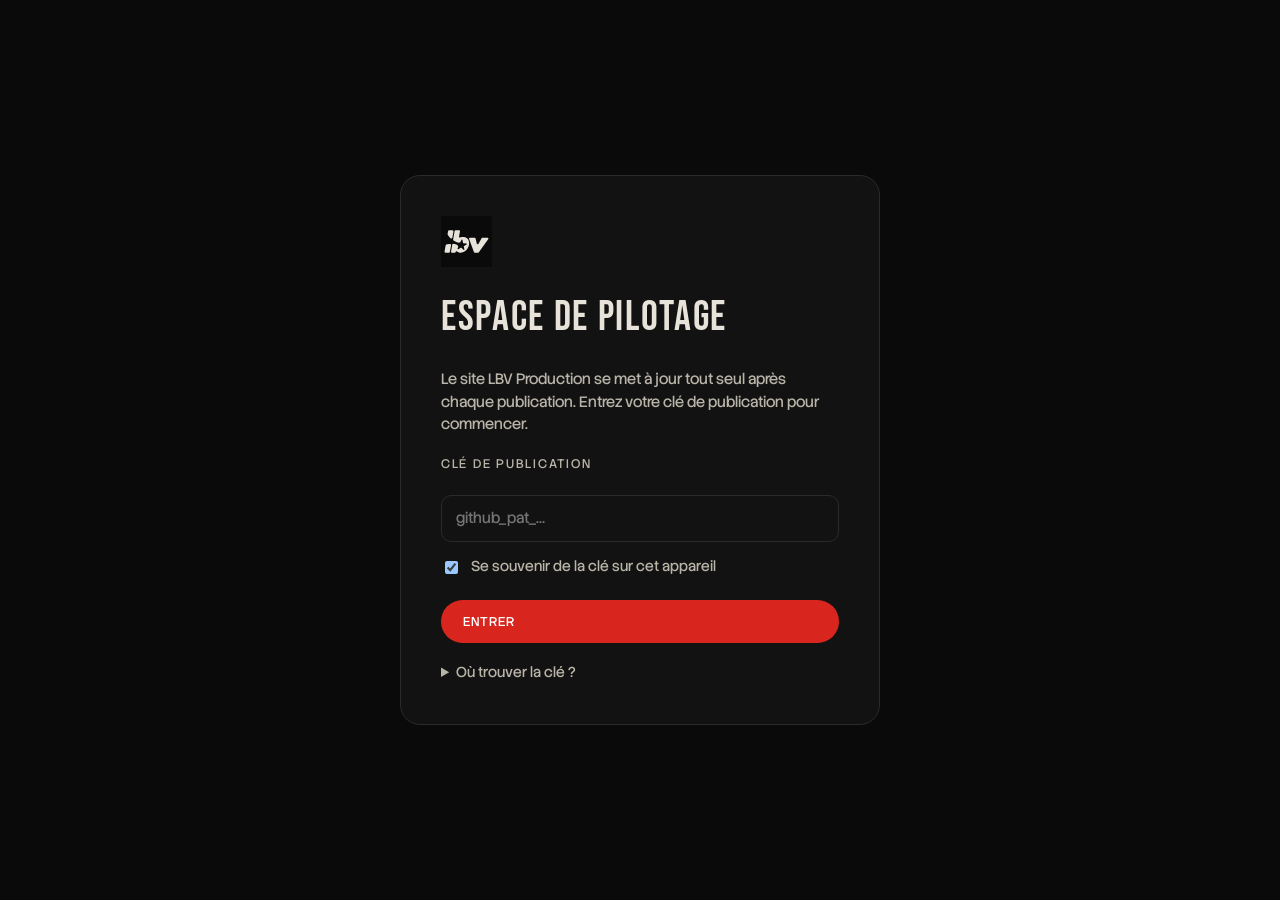
<file: admin/index.html>
<!DOCTYPE html>
<html lang="fr">
<head>
  <meta charset="UTF-8">
  <meta name="viewport" content="width=device-width, initial-scale=1.0">
  <title>LBV Production — Espace de pilotage</title>
  <meta name="robots" content="noindex, nofollow">
  <meta name="theme-color" content="#0A0A0A">
  <link rel="icon" type="image/svg+xml" href="../images/favicon.svg">
  <link rel="preconnect" href="https://fonts.googleapis.com">
  <link rel="preconnect" href="https://fonts.gstatic.com" crossorigin>
  <link href="https://fonts.googleapis.com/css2?family=Stack+Sans+Headline:wght@200;300;400;500;700&family=Bebas+Neue&display=swap" rel="stylesheet">
  <link rel="stylesheet" href="admin.css">
</head>
<body>
  <!-- Connexion -->
  <section class="login" id="login" hidden>
    <div class="login-box">
      <img class="brand-mark" src="../images/favicon.svg" alt="">
      <h1>Espace de pilotage</h1>
      <p class="muted">Le site LBV Production se met à jour tout seul après chaque publication. Entrez votre clé de publication pour commencer.</p>
      <form id="login-form">
        <label for="token">Clé de publication</label>
        <input type="password" id="token" autocomplete="current-password" placeholder="github_pat_…" required>
        <label class="check"><input type="checkbox" id="remember" checked> Se souvenir de la clé sur cet appareil</label>
        <button type="submit" class="btn-primary">Entrer</button>
        <p class="error" id="login-error" hidden></p>
      </form>
      <details class="help">
        <summary>Où trouver la clé ?</summary>
        <p>La clé est créée une fois par le responsable du compte GitHub <b>mihindouange9-wq</b> : <i>Settings → Developer settings → Personal access tokens → Fine-grained tokens → Generate new token</i>, dépôt <b>lbv-production</b>, permission <b>Contents : Read and write</b>. Elle se partage comme un mot de passe, uniquement avec les personnes autorisées à modifier le site.</p>
      </details>
    </div>
  </section>

  <!-- Application -->
  <div class="app" id="app" hidden>
    <header class="topbar">
      <div class="topbar-brand">
        <img class="brand-mark" src="../images/favicon.svg" alt="">
        <span>Pilotage du site</span>
      </div>
      <div class="topbar-status" id="status" aria-live="polite">Chargement…</div>
      <div class="topbar-actions">
        <a class="btn-ghost" href="../" target="_blank" rel="noopener">Voir le site</a>
        <button type="button" class="btn-primary" id="publish" disabled>Publier</button>
        <button type="button" class="btn-icon" id="logout" title="Se déconnecter" aria-label="Se déconnecter">⎋</button>
      </div>
    </header>

    <div class="layout">
      <nav class="sidenav" id="sidenav" aria-label="Rubriques"></nav>
      <main class="content" id="content"></main>
    </div>

    <button type="button" class="menu-toggle" id="menu-toggle" aria-label="Rubriques">☰ Rubriques</button>
  </div>

  <!-- Fenêtre de publication -->
  <div class="modal" id="publish-modal" hidden role="dialog" aria-modal="true" aria-labelledby="publish-title">
    <div class="modal-box">
      <h2 id="publish-title">Publication</h2>
      <ol class="steps" id="publish-steps"></ol>
      <p class="muted" id="publish-note"></p>
      <div class="modal-actions">
        <button type="button" class="btn-primary" id="publish-close" hidden>Fermer</button>
      </div>
    </div>
  </div>

  <div class="toast" id="toast" hidden></div>
  <script src="admin.js"></script>
</body>
</html>
</file>
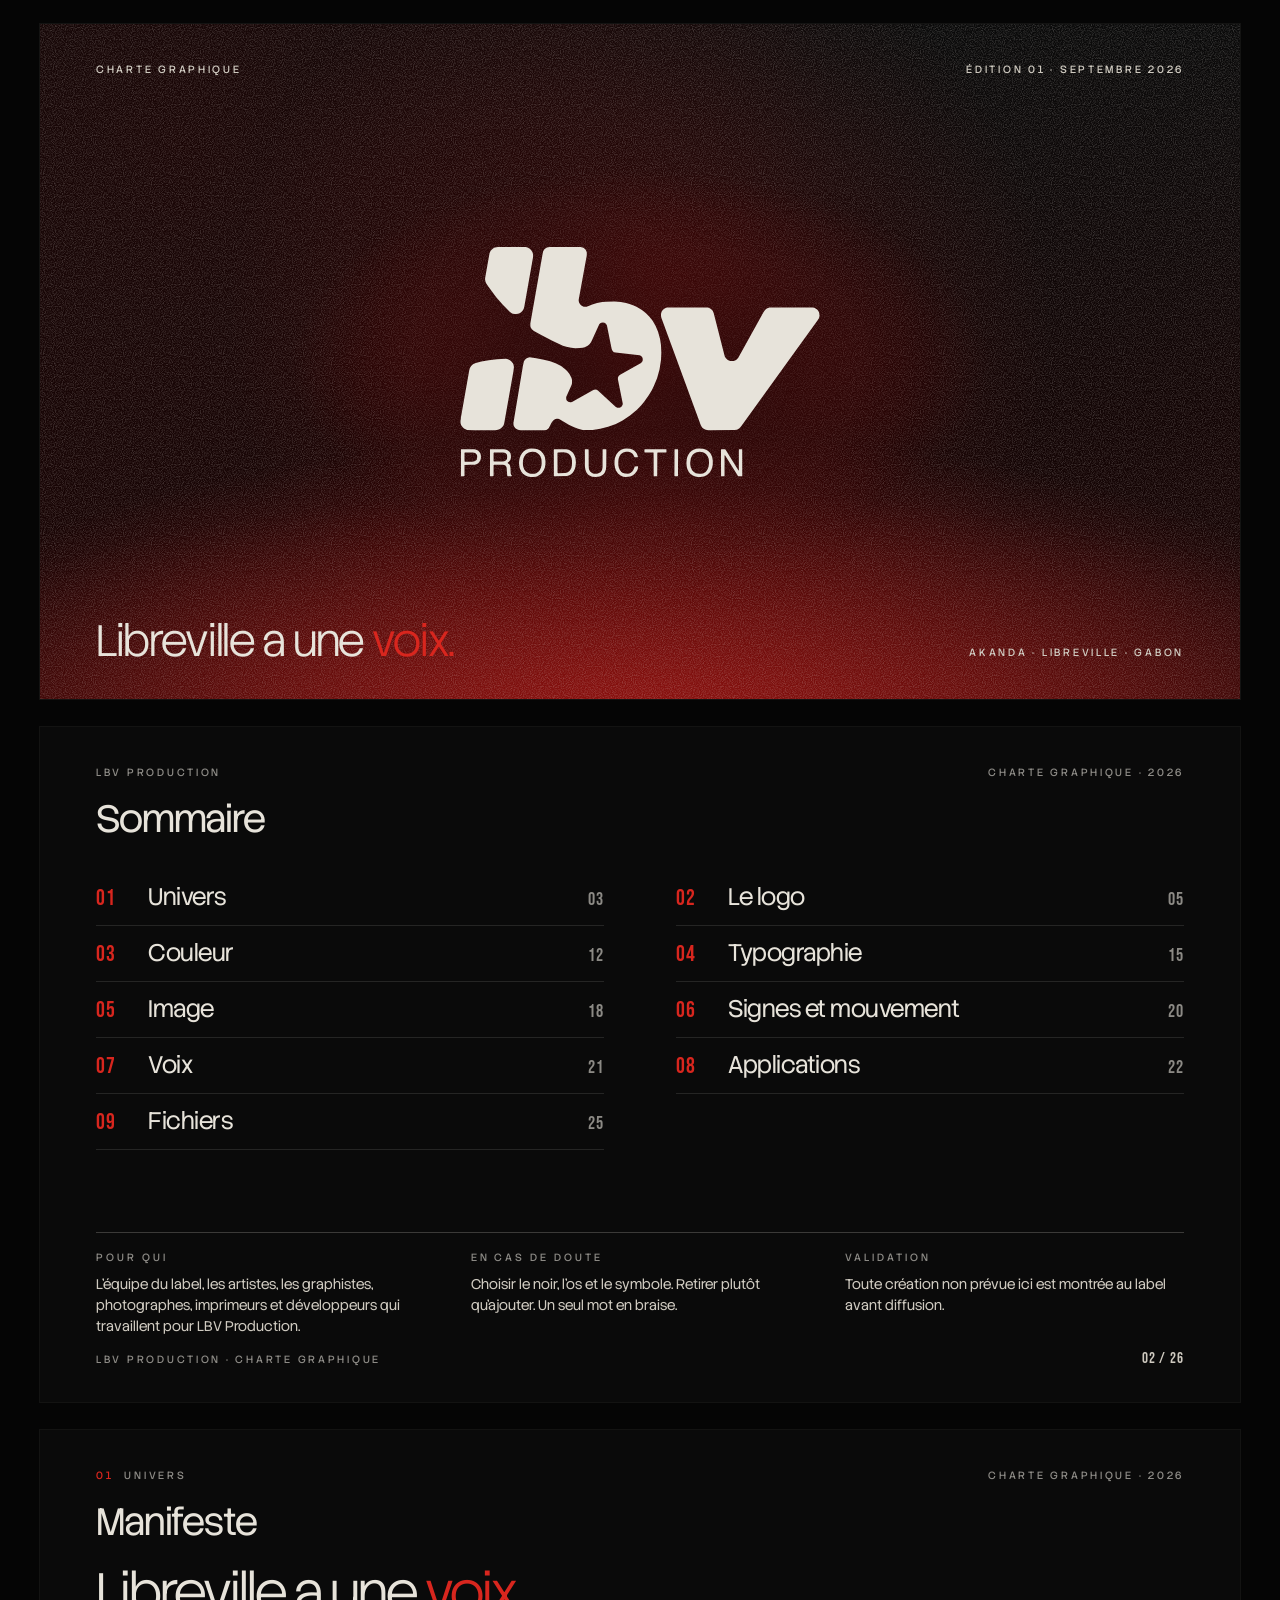
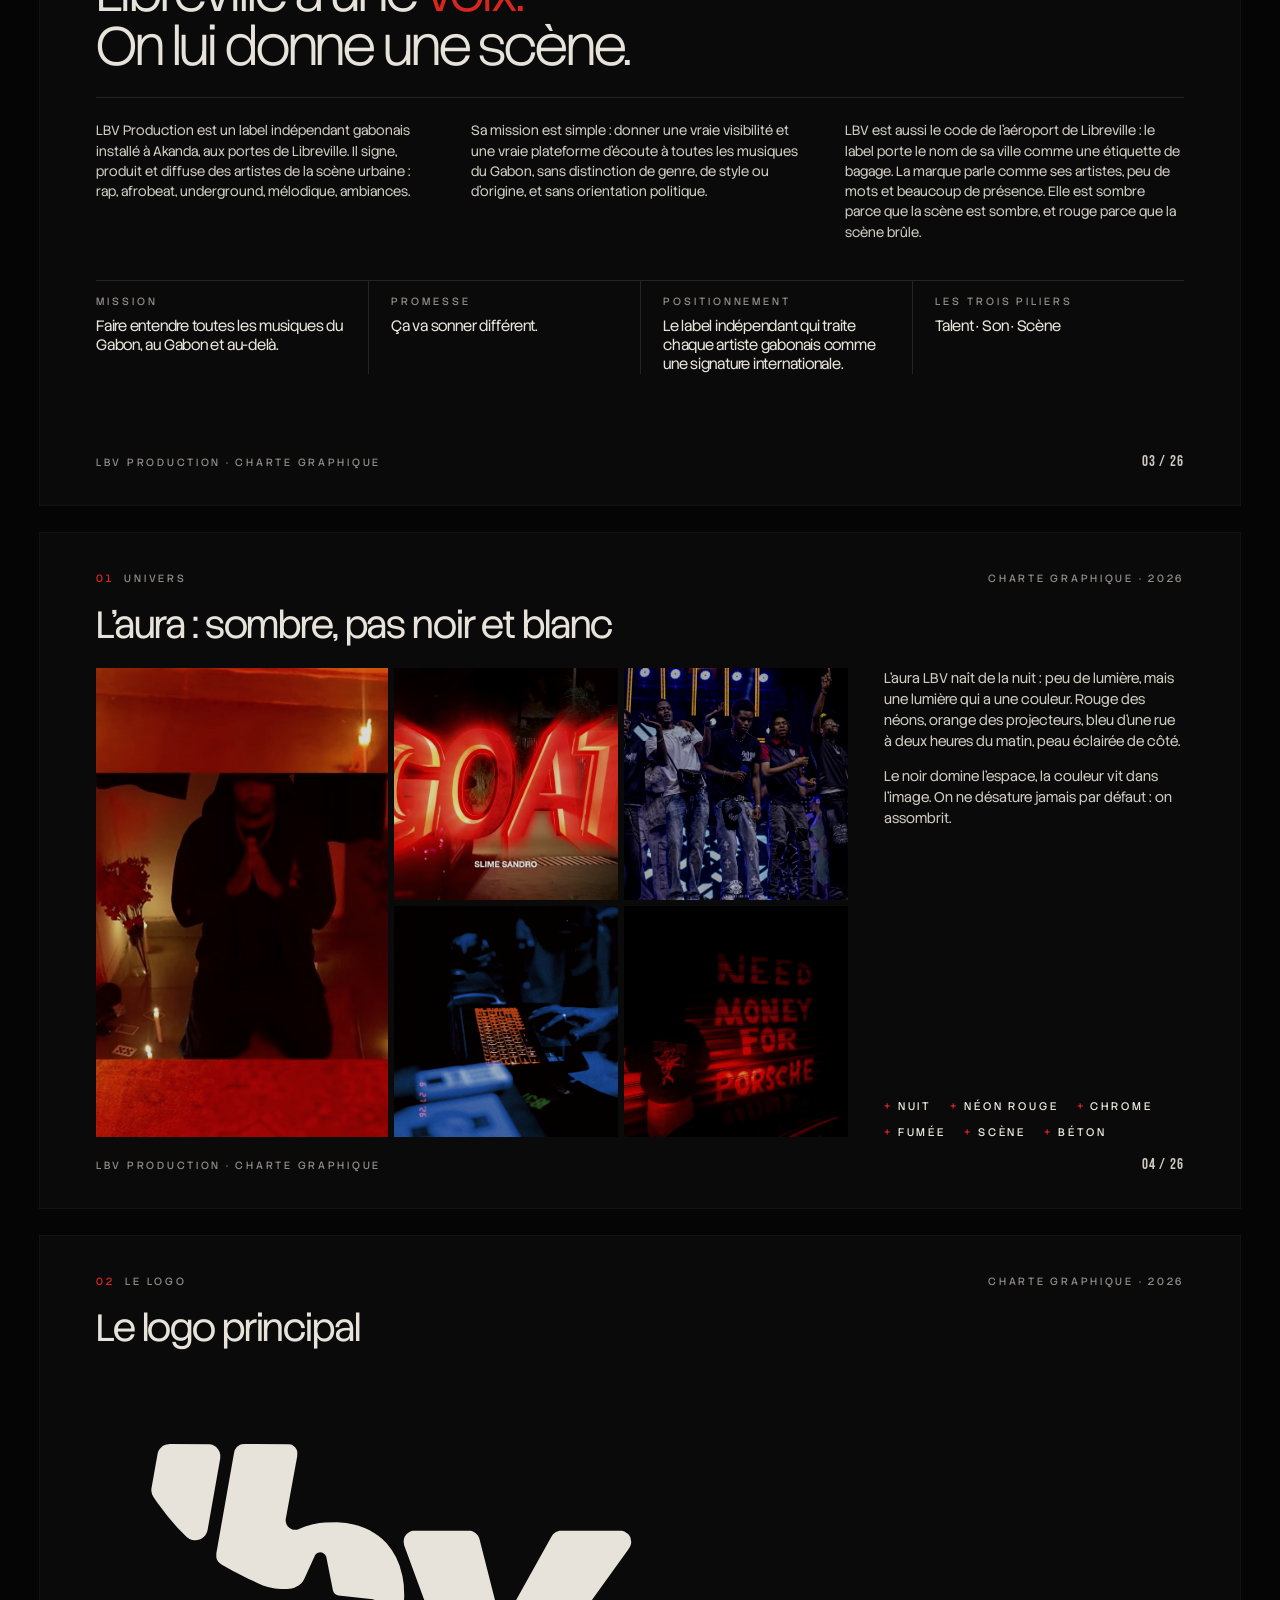
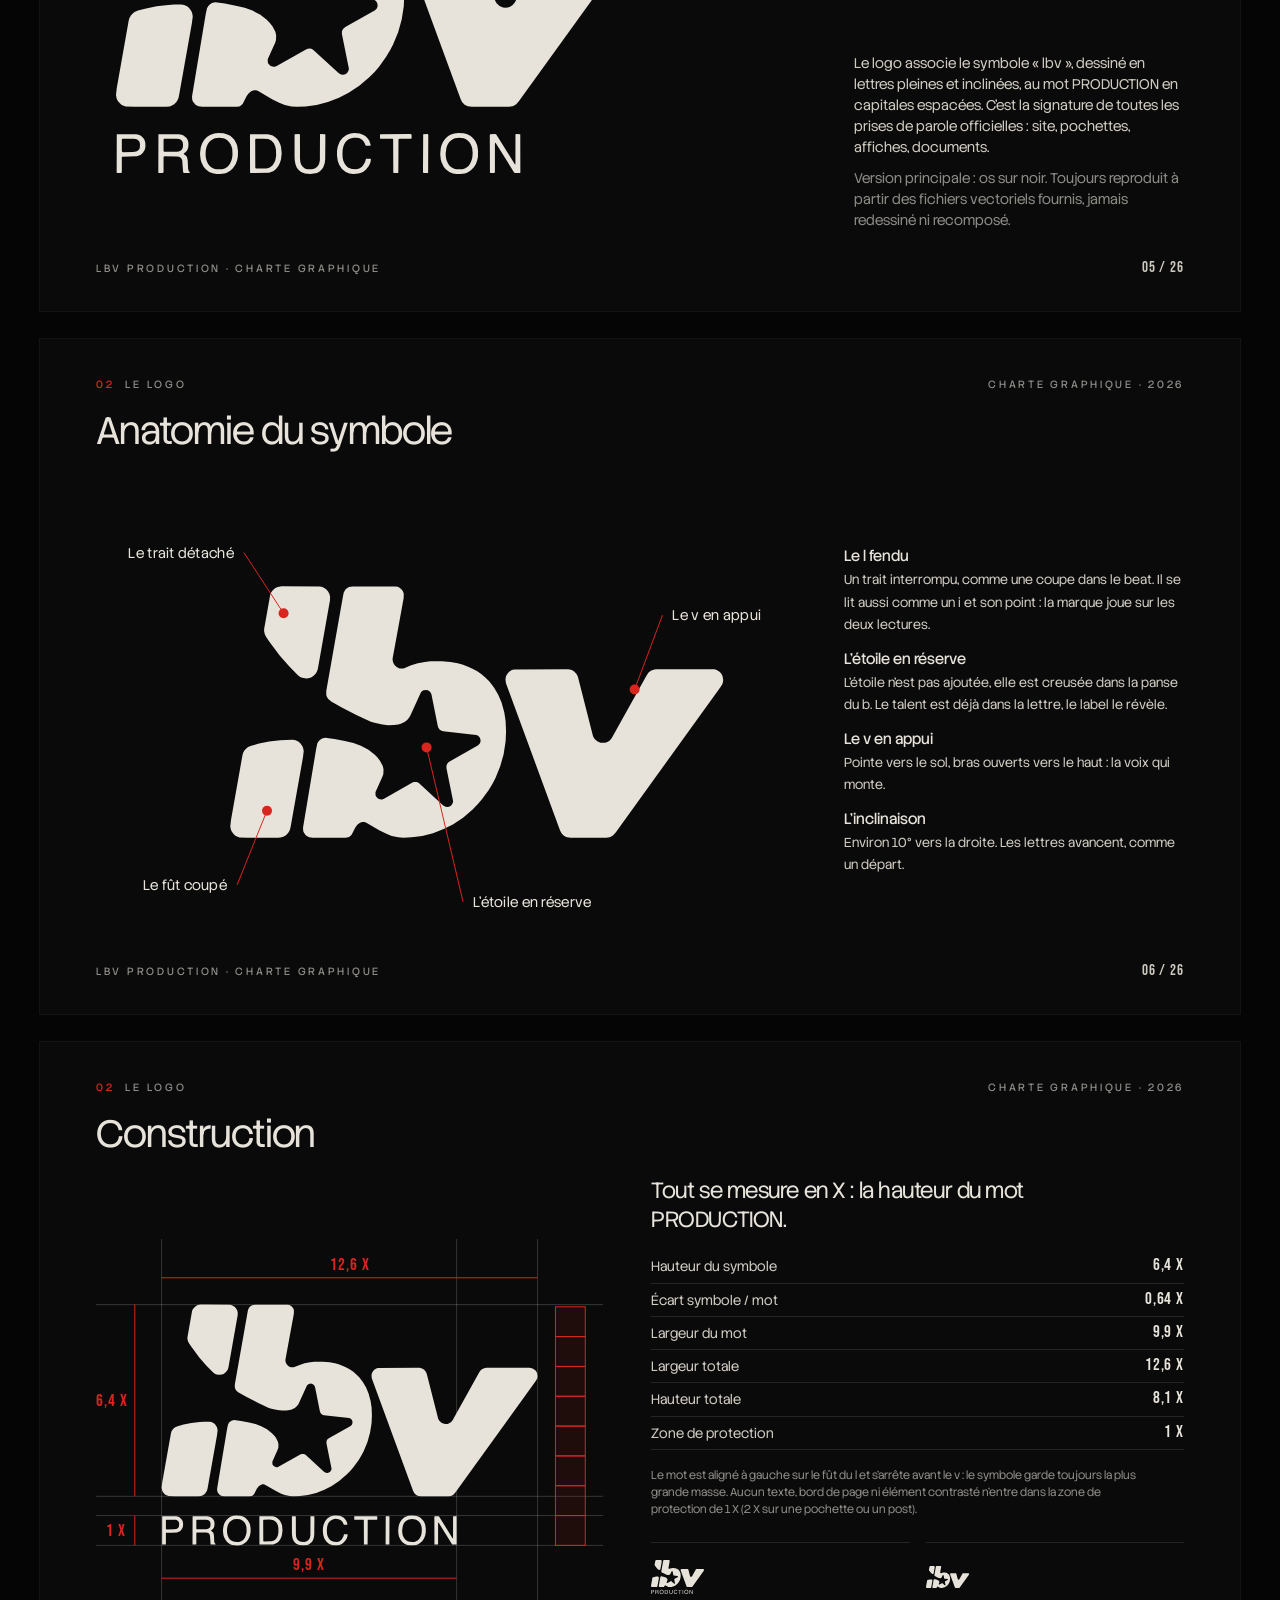
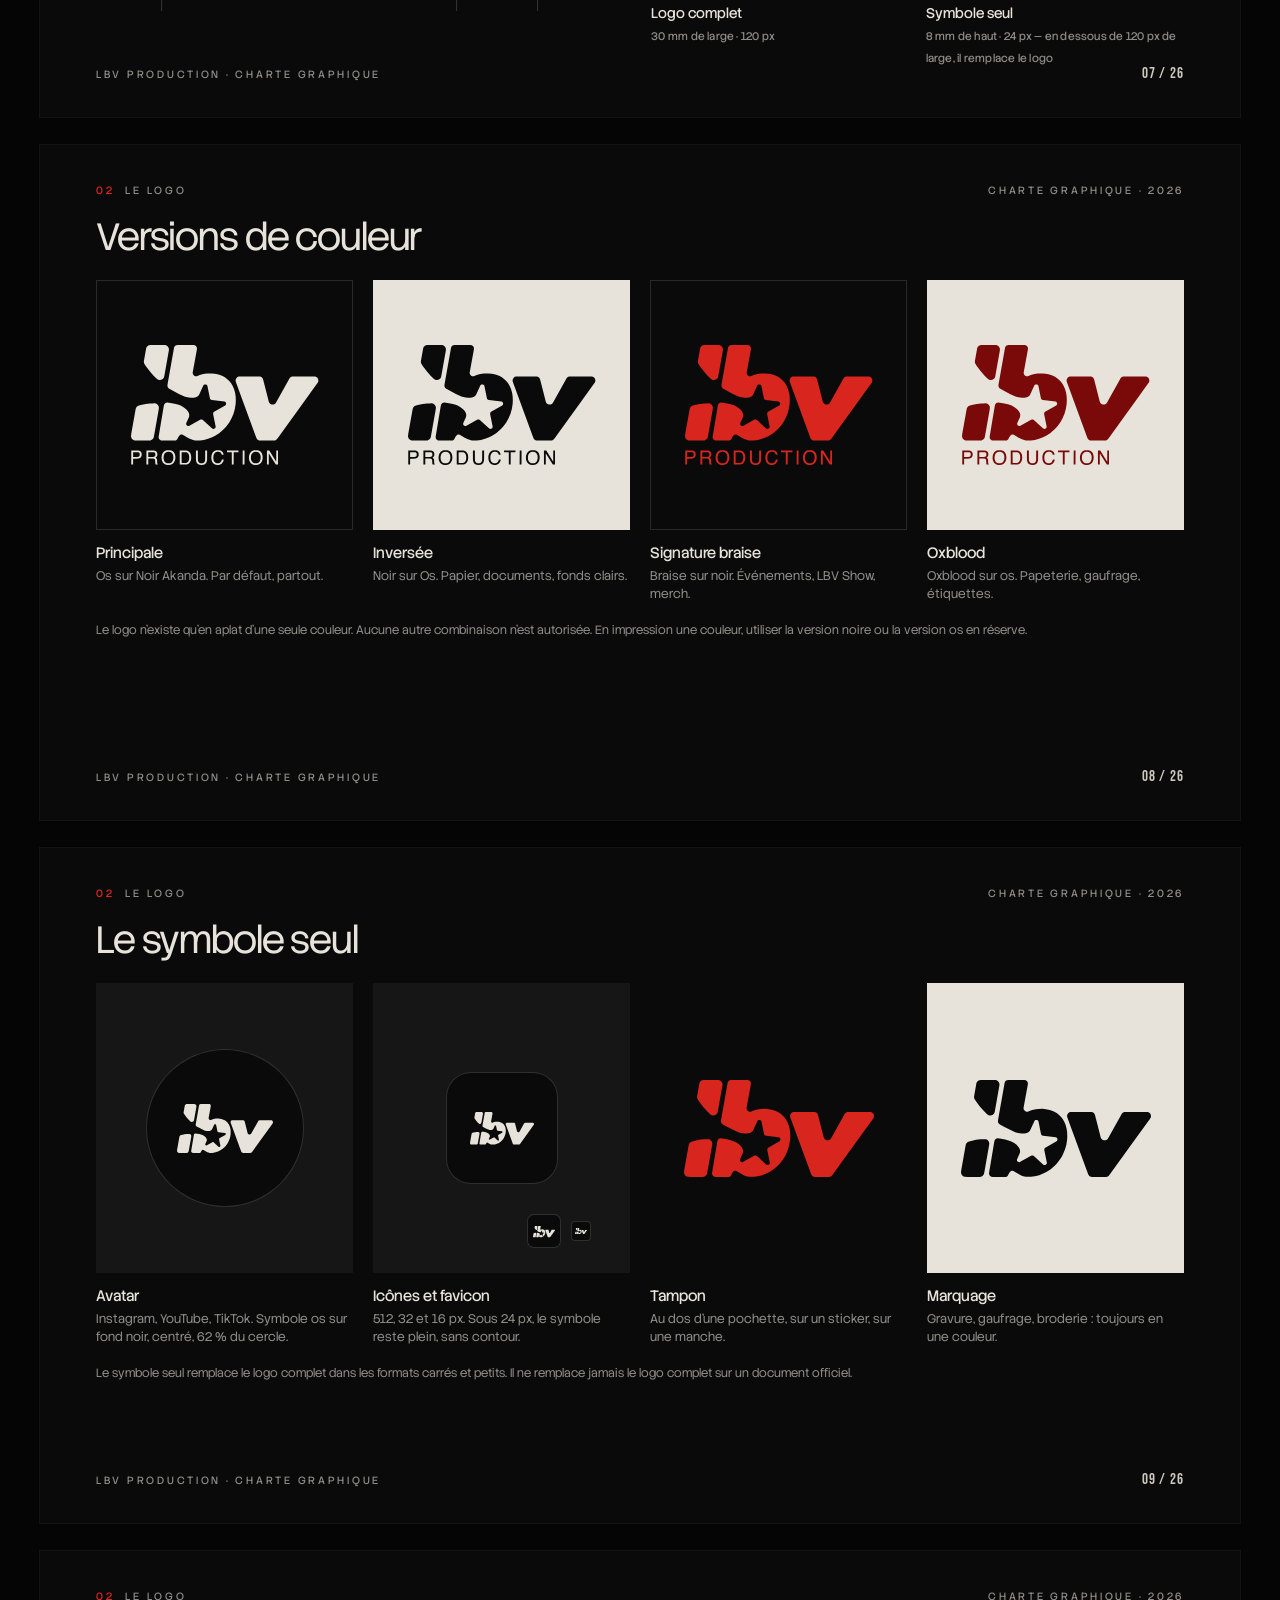
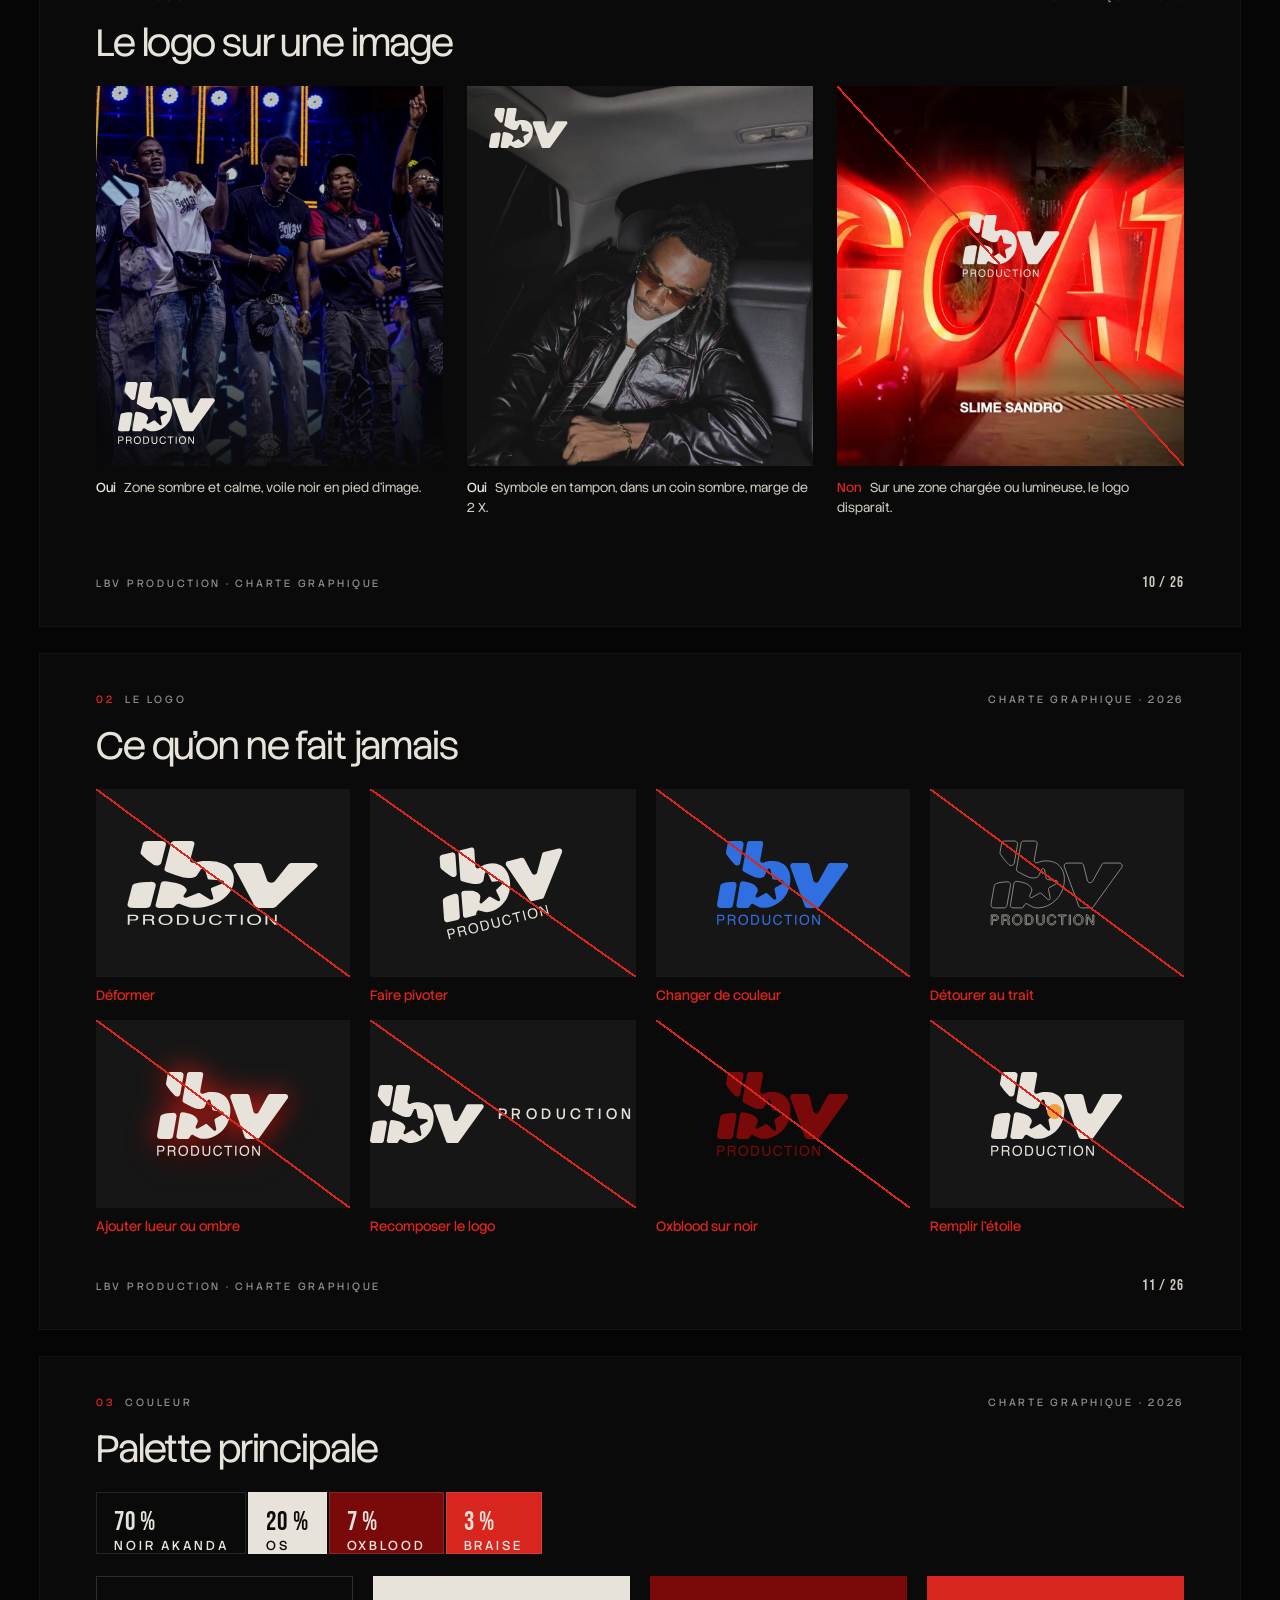
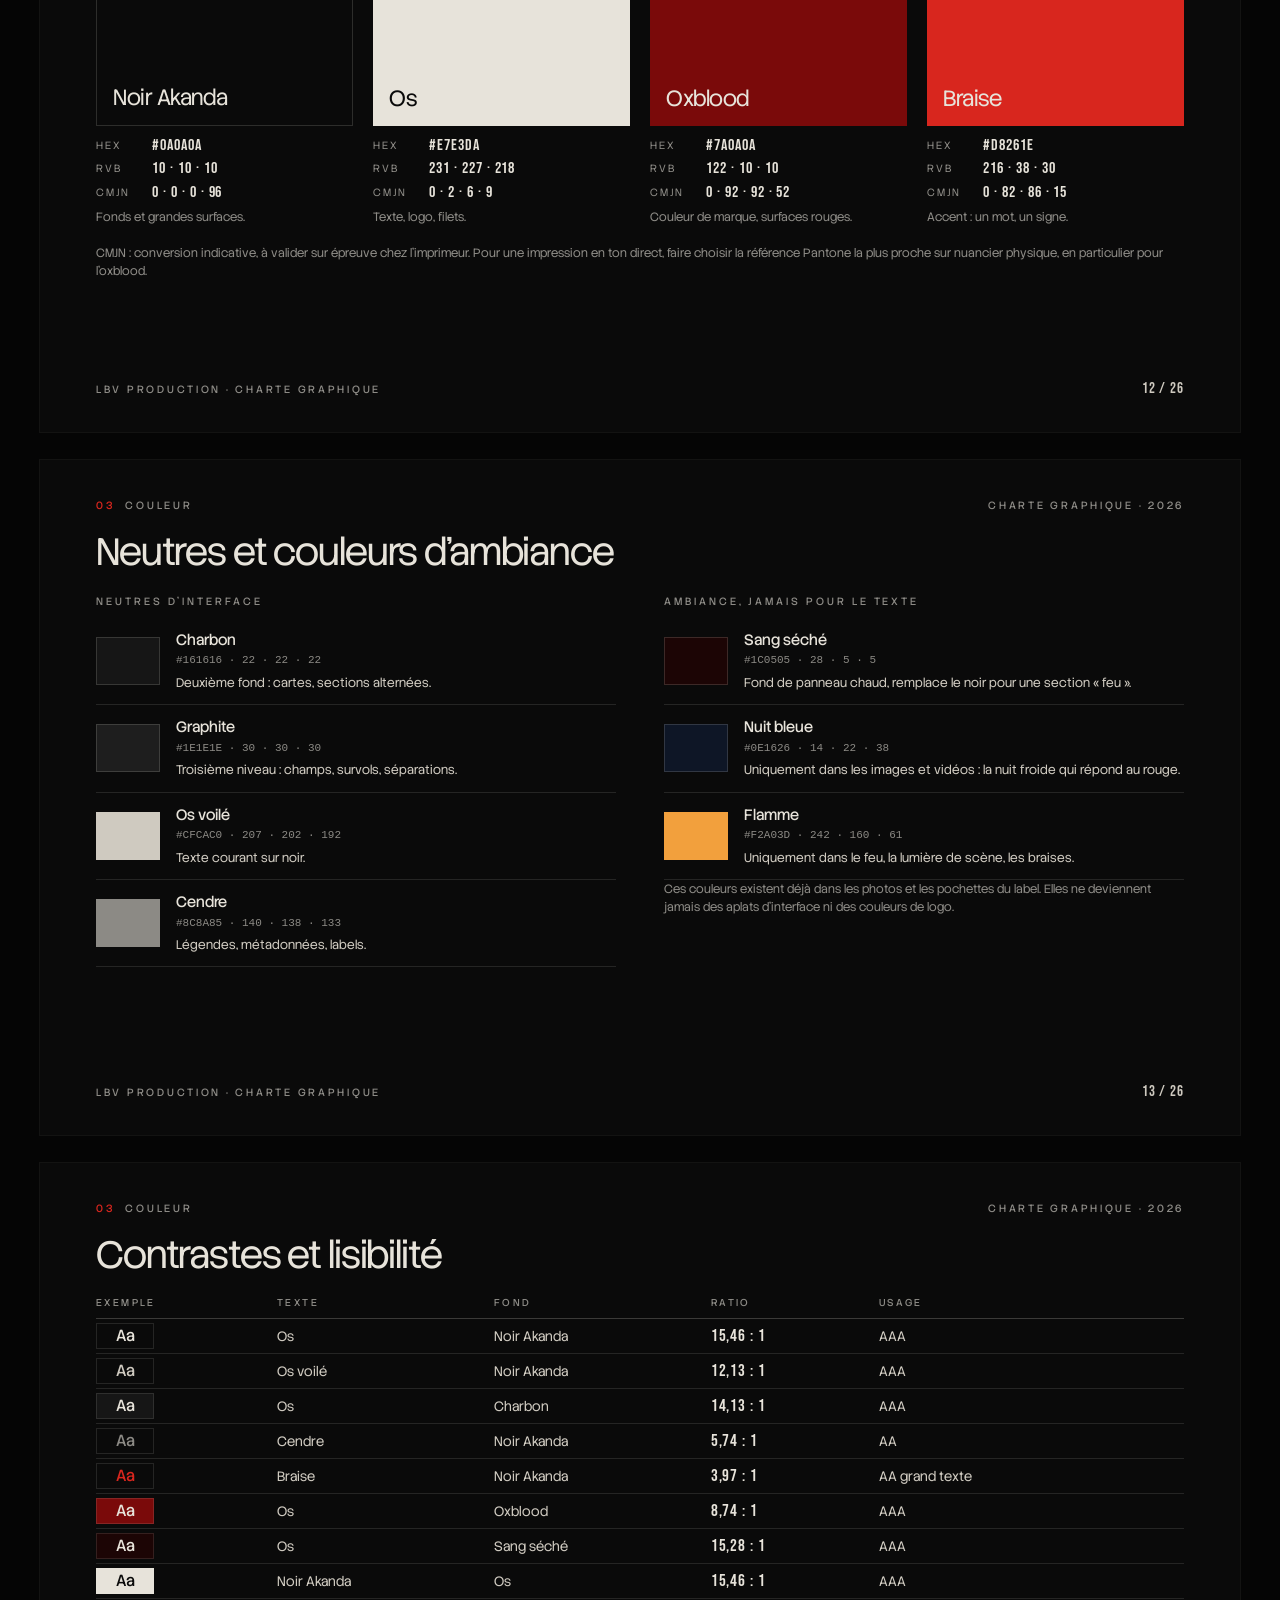
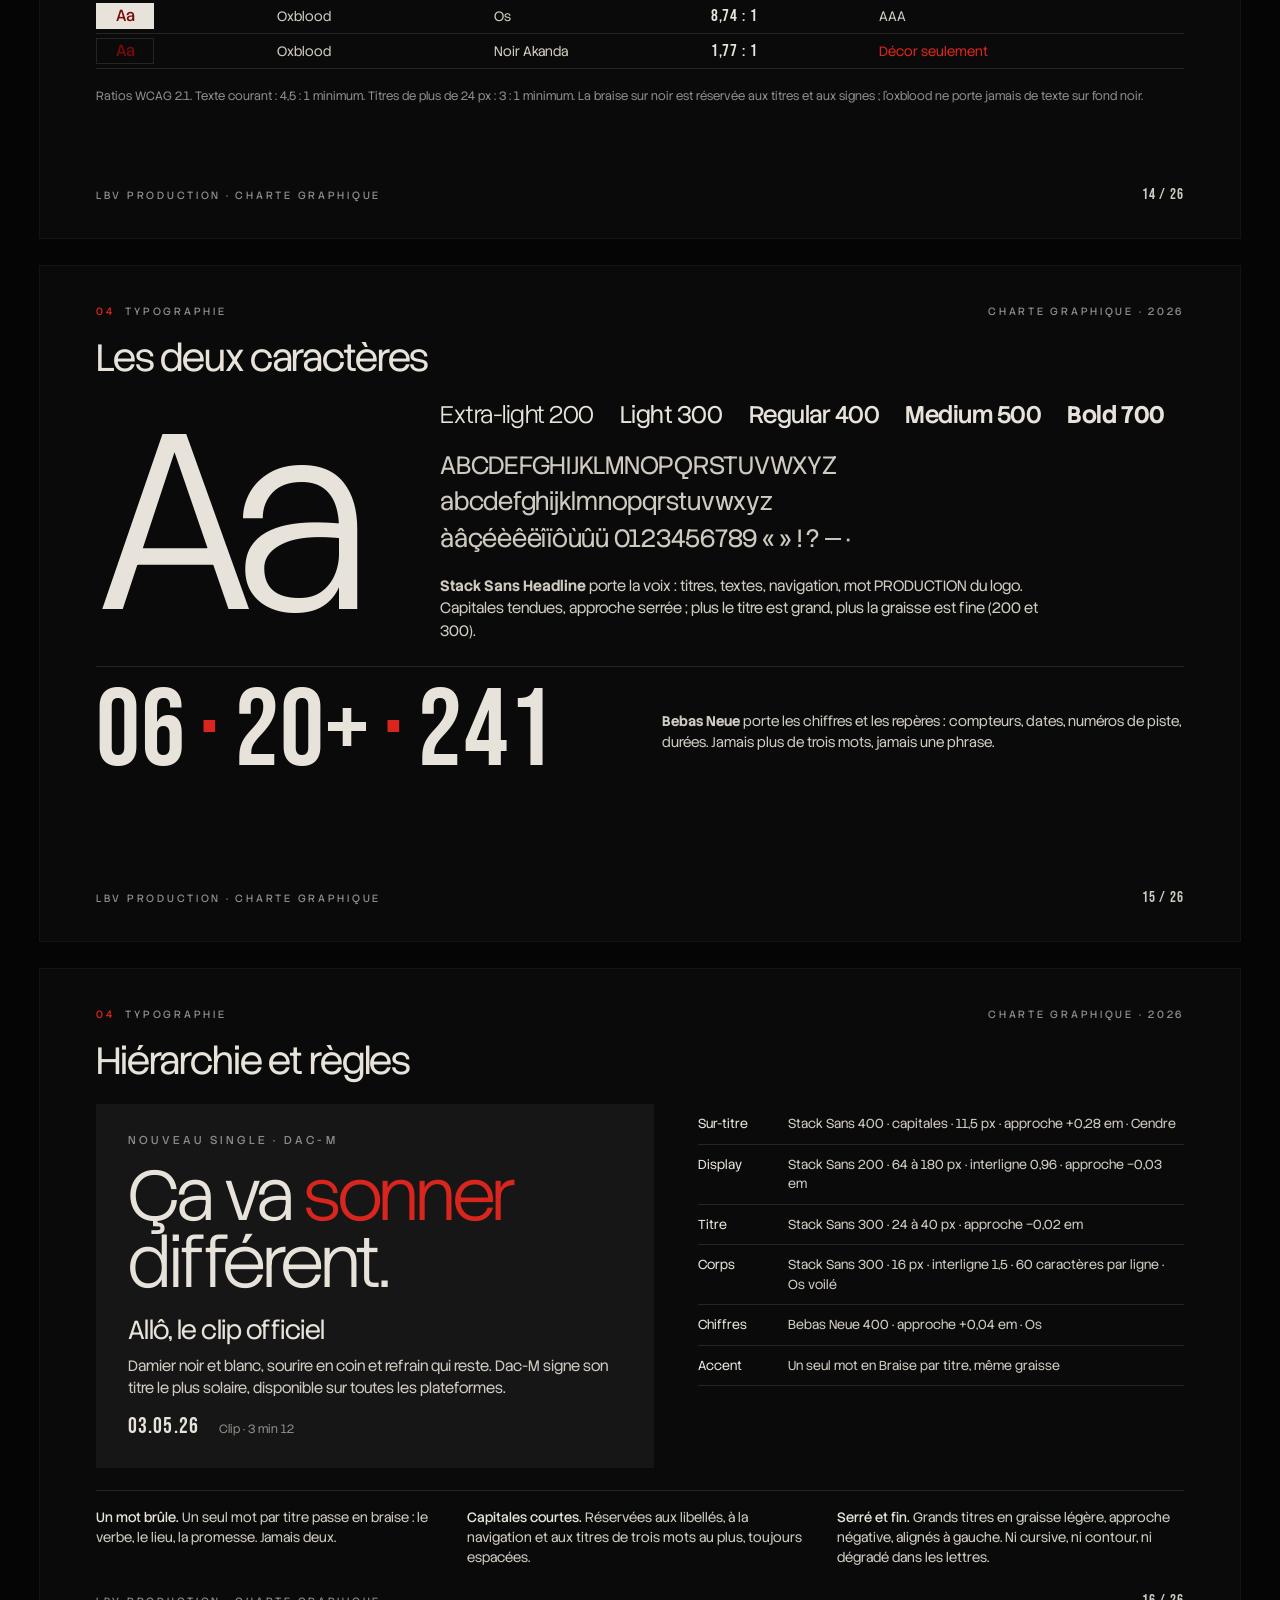
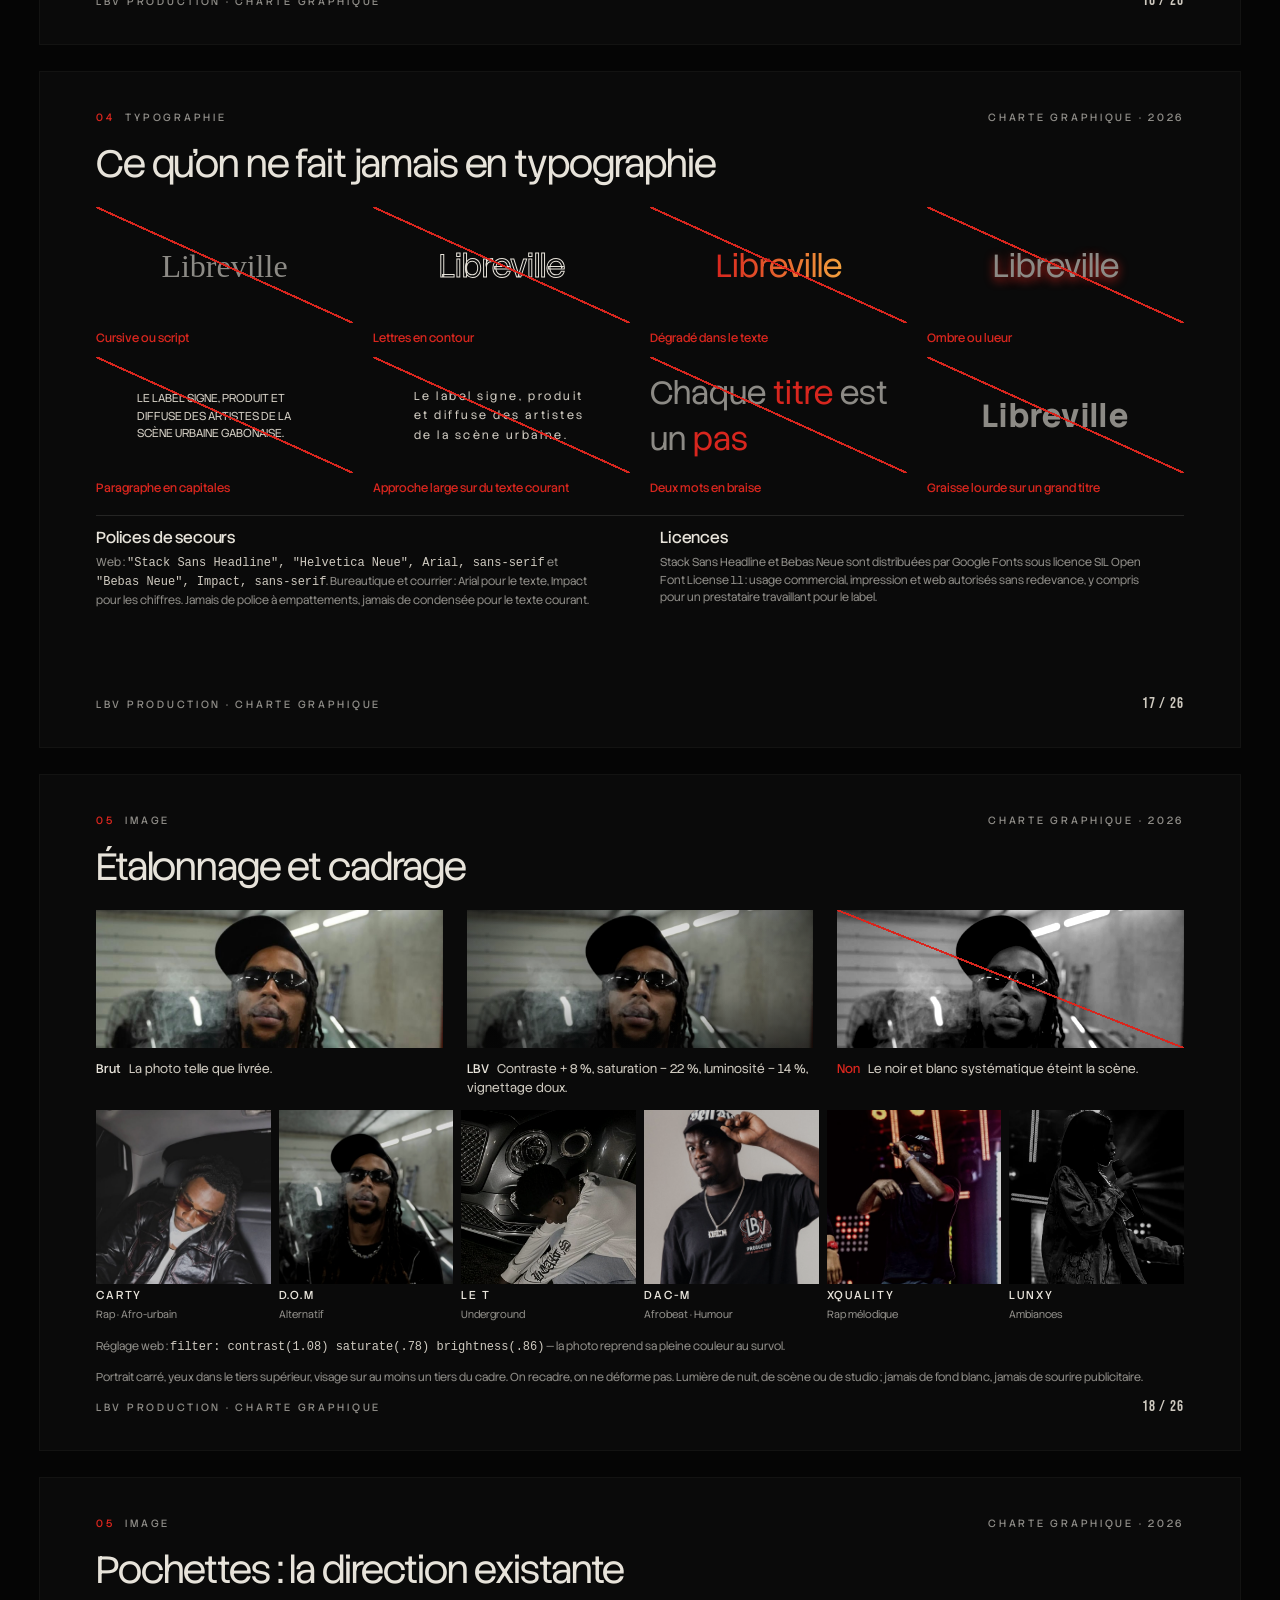
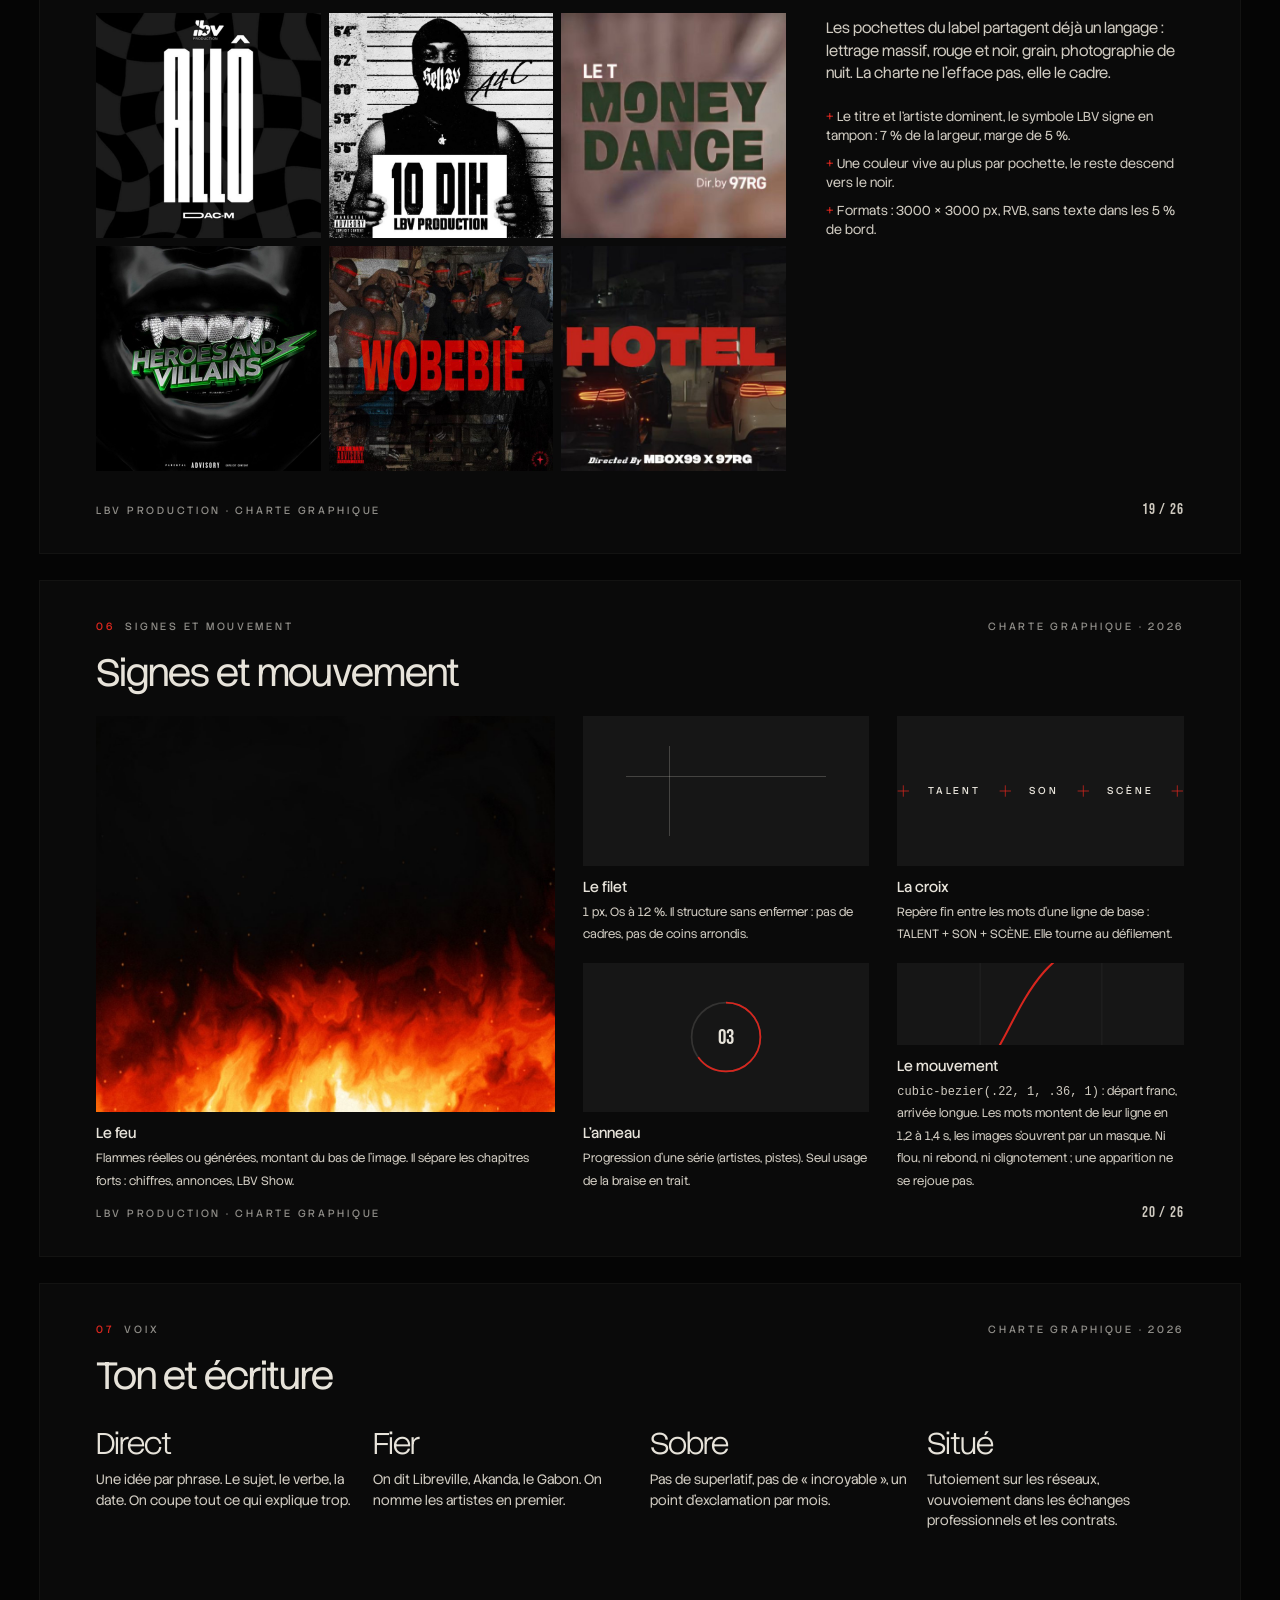
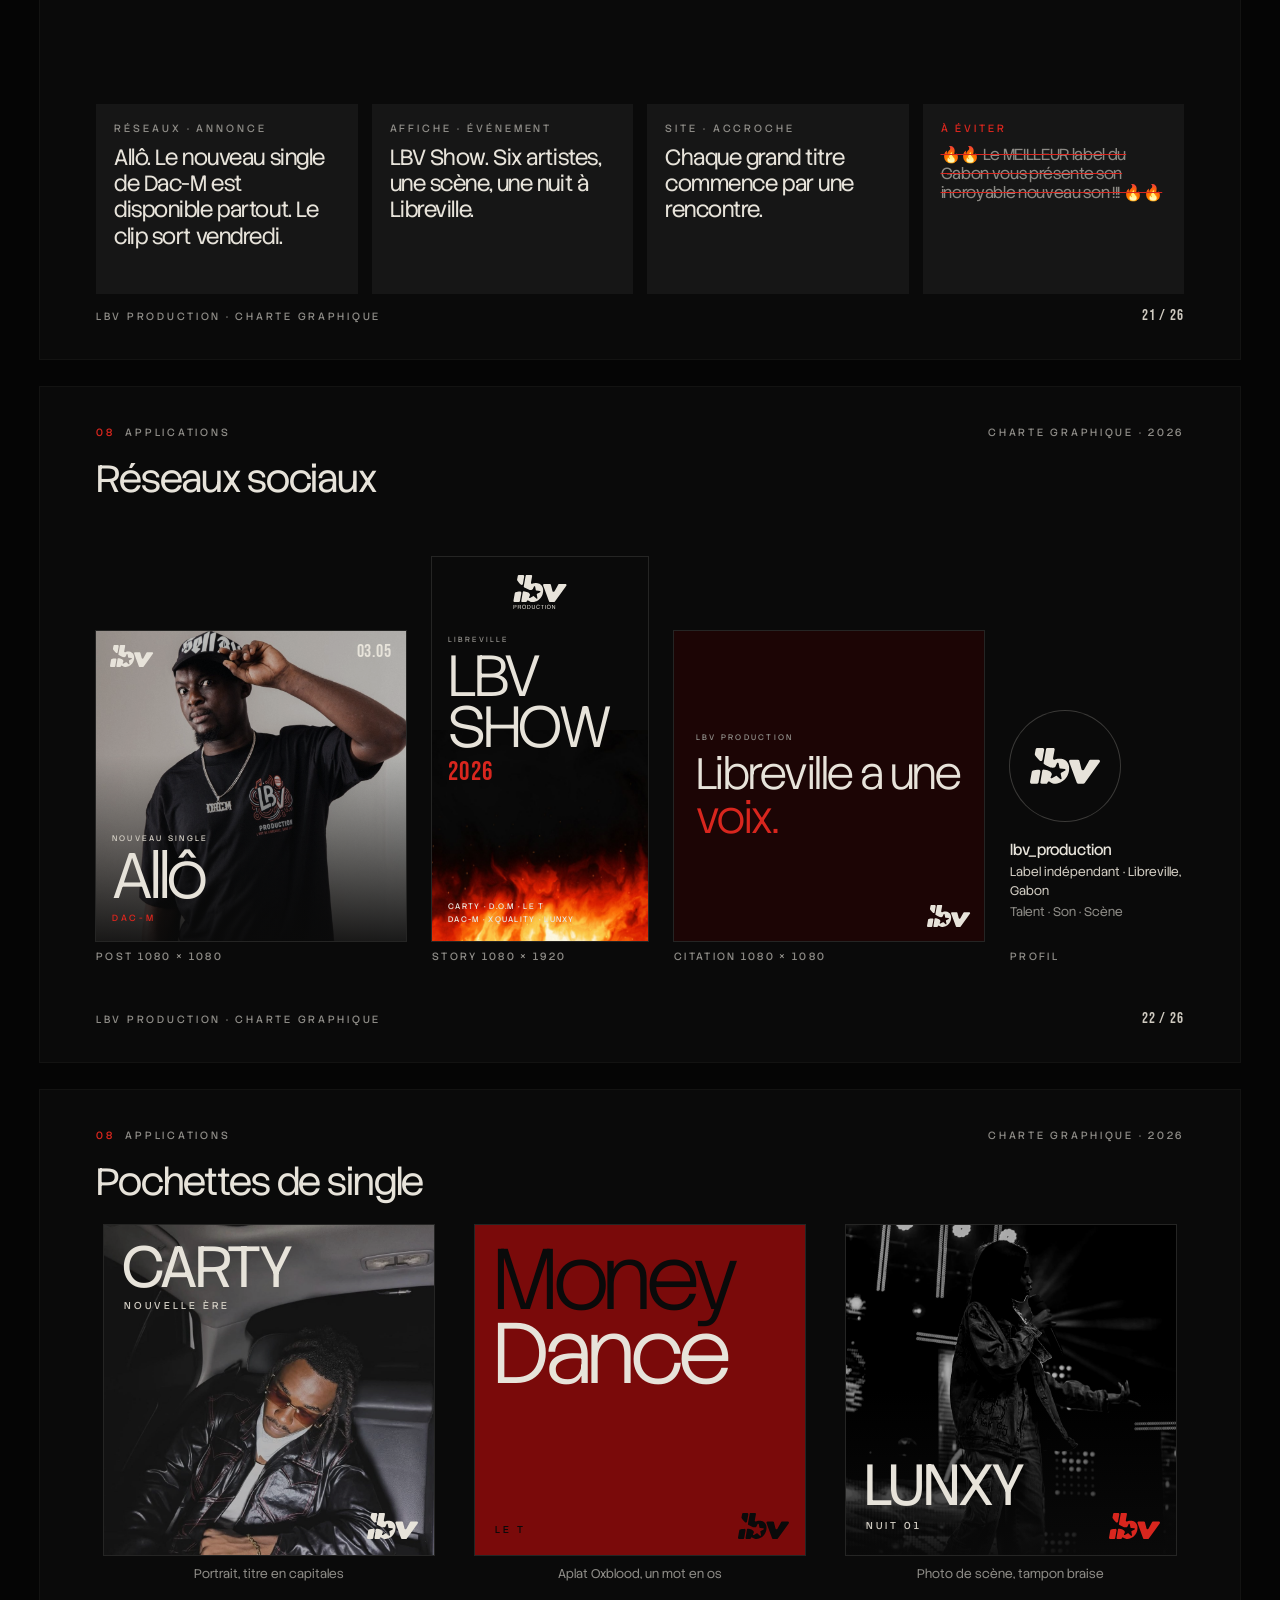
<file: charte/index.html>
<!doctype html>
<html lang="fr">
<head>
<meta charset="utf-8">
<meta name="viewport" content="width=device-width, initial-scale=1">
<title>Charte graphique LBV Production</title>
<link rel="icon" type="image/svg+xml" href="../images/favicon.svg">
<link rel="preconnect" href="https://fonts.googleapis.com">
<link rel="preconnect" href="https://fonts.gstatic.com" crossorigin>
<link href="https://fonts.googleapis.com/css2?family=Stack+Sans+Headline:wght@200;300;400;500;700&family=Bebas+Neue&display=swap" rel="stylesheet">
<style>/* Charte graphique LBV Production : mise en page des planches (1200 × 675, mise à l'échelle à l'écran) */
:root {
  --k: 1;
  --noir: #0a0a0a; --charbon: #161616; --graphite: #1e1e1e;
  --os: #e7e3da; --os-2: #cfcac0; --cendre: #8c8a85; --cendre-2: #5f5d59;
  --ox: #7a0a0a; --braise: #d8261e; --sang: #1c0505; --flamme: #f2a03d;
  --line: rgba(231, 227, 218, .12); --line-2: rgba(231, 227, 218, .22);
  --display: "Stack Sans Headline", "Helvetica Neue", Arial, sans-serif;
  --num: "Bebas Neue", Impact, sans-serif;
  color-scheme: dark;
}
* { box-sizing: border-box; margin: 0; padding: 0; }
html, body { background: #050505; color: var(--os); font: 300 15px/1.5 var(--display); -webkit-font-smoothing: antialiased; }
em { font-style: normal; color: var(--braise); }
code { font: 400 12px/1.4 ui-monospace, "Cascadia Mono", Consolas, monospace; color: var(--os-2); }
img { display: block; max-width: none; }
.lg { display: block; fill: currentColor; overflow: visible; }

/* Planches et mise à l'échelle */
.deck { display: flex; flex-direction: column; align-items: center; gap: calc(28px * var(--k)); padding-block: 24px 48px; padding-inline: 16px; }
.sheet { width: calc(1200px * var(--k)); height: calc(675px * var(--k)); flex: none; }
.page { position: relative; width: 1200px; height: 675px; transform: scale(var(--k)); transform-origin: 0 0; background: var(--noir); overflow: hidden; padding: 40px 56px 36px; display: flex; flex-direction: column; box-shadow: 0 0 0 1px rgba(231, 227, 218, .06); }

header, footer { display: flex; justify-content: space-between; align-items: baseline; font: 400 10.5px/1 var(--display); letter-spacing: .26em; text-transform: uppercase; color: var(--cendre); }
header b { color: var(--braise); font-weight: 400; margin-right: .6em; }
footer { margin-top: auto; padding-top: 14px; }
.pnum { font: 400 15px/1 var(--num); letter-spacing: .08em; color: var(--os-2); }
.title { font: 300 38px/1.02 var(--display); letter-spacing: -.03em; margin: 22px 0 24px; text-wrap: balance; }
.body { flex: 1; min-height: 0; display: flex; flex-direction: column; gap: 18px; }

h3 { font: 400 16px/1.2 var(--display); letter-spacing: -.01em; margin-bottom: 6px; color: var(--os); }
p + h3, .mins + h3 { margin-top: 20px; }
p { max-width: 62ch; color: var(--os-2); }
p.lead { font: 300 22px/1.3 var(--display); letter-spacing: -.02em; color: var(--os); max-width: 34ch; }
.small { font-size: 12px; line-height: 1.5; color: var(--cendre); }
.wide { max-width: none; }
.eyebrow { display: block; font: 400 10.5px/1.2 var(--display); letter-spacing: .28em; text-transform: uppercase; color: var(--cendre); margin-bottom: 10px; }
.num { font-variant-numeric: tabular-nums; }

.two { display: grid; grid-template-columns: 1fr 1fr; gap: 48px; align-items: center; flex: 1; min-height: 0; }
.two.top { align-items: start; }
.two.tight { flex: none; align-items: start; gap: 40px; }
.grid3 { display: grid; grid-template-columns: repeat(3, 1fr); gap: 24px; }
.grid4 { display: grid; grid-template-columns: repeat(4, 1fr); gap: 20px; }

/* Couverture */
.cover { padding: 0; }
.cover-img { position: absolute; inset: 0; width: 100%; height: 100%; object-fit: cover; object-position: 70% 40%; filter: contrast(1.1) saturate(.9) brightness(.55); }
.cover::after { content: ""; position: absolute; inset: 0; background: linear-gradient(90deg, #0a0a0a 0%, rgba(10, 10, 10, .92) 38%, rgba(10, 10, 10, .2) 75%, rgba(10, 10, 10, .5) 100%); }
.cover > * { position: relative; z-index: 2; }
.cover-top, .cover-bottom { position: absolute; left: 56px; right: 56px; display: flex; justify-content: space-between; align-items: baseline; font: 400 10.5px/1 var(--display); letter-spacing: .26em; text-transform: uppercase; color: var(--os-2); }
.cover-top { top: 40px; } .cover-bottom { bottom: 36px; }
.cover-logo { position: absolute; left: 56px; top: 168px; }
.cover-line { font: 200 44px/1 var(--display); letter-spacing: -.03em; text-transform: none; color: var(--os); }

/* Sommaire */
.toc-page .body { justify-content: space-between; }
.howto { display: grid; grid-template-columns: repeat(3, 1fr); gap: 36px; border-top: 1px solid var(--line-2); padding-top: 18px; }
.howto p { font-size: 14px; }
.toc { list-style: none; display: grid; grid-template-columns: 1fr 1fr; column-gap: 72px; margin-top: 8px; }
.toc li { display: grid; grid-template-columns: 52px 1fr auto; align-items: baseline; padding: 15px 0; border-bottom: 1px solid var(--line); }
.toc-n { font: 400 22px/1 var(--num); color: var(--braise); letter-spacing: .04em; }
.toc-t { font: 300 24px/1 var(--display); letter-spacing: -.02em; }
.toc-p { font: 400 18px/1 var(--num); color: var(--cendre); letter-spacing: .06em; }

/* Intercalaires */
.divider { padding: 0; justify-content: flex-end; }
.div-img { position: absolute; inset: 0; width: 100%; height: 100%; object-fit: cover; filter: contrast(1.1) saturate(.85) brightness(.5); }
.divider::after { content: ""; position: absolute; inset: 0; background: linear-gradient(0deg, #0a0a0a 8%, rgba(10, 10, 10, .55) 55%, rgba(10, 10, 10, .15) 100%); }
.div-num { position: absolute; z-index: 2; right: 48px; top: 10px; font: 400 300px/1 var(--num); color: var(--os); opacity: .92; letter-spacing: -.01em; }
.div-txt { position: relative; z-index: 2; padding: 0 56px 26px; }
.div-txt h2 { font: 200 96px/.95 var(--display); letter-spacing: -.045em; margin-bottom: 18px; }
.div-txt p { font: 300 19px/1.35 var(--display); color: var(--os-2); max-width: 44ch; }
.divider footer { position: relative; z-index: 2; padding: 0 56px 36px; margin: 0; }

/* Univers */
.mani { display: grid; grid-template-rows: auto 1fr; gap: 40px; }
.mani-big { font: 200 64px/1 var(--display); letter-spacing: -.04em; color: var(--os); max-width: none; }
.mani-cols { display: grid; grid-template-columns: repeat(3, 1fr); gap: 36px; border-top: 1px solid var(--line); padding-top: 22px; }
.mani-cols p { font-size: 14.5px; }
.iata { display: grid; grid-template-columns: 470px 1fr; gap: 48px; align-items: center; flex: 1; }
.iata-code { font: 400 290px/.8 var(--num); letter-spacing: .01em; color: var(--os); padding-top: 20px; }
.iata-text { display: flex; flex-direction: column; gap: 16px; }
.triad { display: grid; grid-template-columns: repeat(3, 1fr); gap: 18px; border-top: 1px solid var(--line); padding-top: 16px; margin-top: 6px; }
.triad b { display: block; font: 400 11px/1 var(--display); letter-spacing: .28em; text-transform: uppercase; color: var(--braise); margin-bottom: 8px; }
.triad span { font-size: 13px; color: var(--os-2); line-height: 1.45; }
.platform { display: grid; grid-template-columns: repeat(4, 1fr); gap: 0; border-top: 1px solid var(--line); border-bottom: 1px solid var(--line); }
.pf { padding: 20px 22px 26px 0; }
.pf + .pf { padding-left: 22px; border-left: 1px solid var(--line); }
.pf p { font: 300 21px/1.22 var(--display); letter-spacing: -.02em; color: var(--os); }
.traits ul { list-style: none; display: flex; flex-wrap: wrap; gap: 10px 40px; }
.traits li { font: 300 22px/1.2 var(--display); letter-spacing: -.02em; color: var(--cendre); }
.traits li b { font-weight: 300; color: var(--os); }
.mood-page .body { flex-direction: row; gap: 36px; }
.mood { flex: 1; display: grid; grid-template-columns: 1.3fr 1fr 1fr; grid-template-rows: 1fr 1fr; gap: 6px; }
.mood figure { position: relative; overflow: hidden; background: var(--charbon); }
.mood img { position: absolute; inset: 0; width: 100%; height: 100%; object-fit: cover; filter: contrast(1.08) saturate(.9) brightness(.85); }
.mood .m1 { grid-row: span 2; }
.mood-side { width: 300px; display: flex; flex-direction: column; gap: 14px; }
.mood-side p { font-size: 14px; }
.keywords { list-style: none; display: flex; flex-wrap: wrap; gap: 6px 18px; margin-top: auto; }
.keywords li { font: 400 11px/1.8 var(--display); letter-spacing: .26em; text-transform: uppercase; color: var(--os); }
.keywords li::before { content: "+ "; color: var(--braise); }

/* Logo */
.logo-hero { flex: 1; display: flex; align-items: center; padding-left: 20px; }
.logo-hero-cap { position: absolute; right: 56px; bottom: 80px; width: 330px; display: flex; flex-direction: column; gap: 10px; }
.logo-hero-cap p { font-size: 14px; }
.anat { display: grid; grid-template-columns: 1fr 340px; gap: 30px; align-items: center; flex: 1; }
.anat-svg { display: block; overflow: visible; margin-left: 60px; }
.ann line { stroke: var(--braise); }
.ann circle { fill: var(--braise); }
.ann text { fill: var(--os); font-family: var(--display); letter-spacing: .02em; }
.anat-list { list-style: none; display: flex; flex-direction: column; gap: 14px; }
.anat-list b { display: block; font: 400 15px/1.2 var(--display); color: var(--os); margin-bottom: 3px; }
.anat-list span { font-size: 13px; line-height: 1.45; color: var(--os-2); }
.constr { display: flex; gap: 48px; align-items: center; flex: 1; }
.constr-svg { clip-path: inset(0); }
.constr-svg { display: block; flex: none; overflow: visible; }
.grid line { stroke: rgba(231, 227, 218, .2); }
.grid text { fill: var(--os-2); font-family: var(--display); letter-spacing: .08em; }
.xsq rect { fill: rgba(216, 38, 30, .1); stroke: var(--braise); }
.dims line { stroke: var(--braise); }
.dimt { fill: var(--braise); font-family: var(--num); letter-spacing: .06em; }
.constr-side { display: flex; flex-direction: column; gap: 16px; }
table.kv { border-collapse: collapse; width: 100%; font-size: 13.5px; }
table.kv td { padding: 9px 0; border-bottom: 1px solid var(--line); vertical-align: top; color: var(--os-2); }
table.kv td:last-child { text-align: right; font: 400 17px/1.1 var(--num); letter-spacing: .05em; color: var(--os); padding-left: 20px; }
.motion-table td:last-child { font: 300 13.5px/1.45 var(--display) !important; letter-spacing: 0 !important; text-align: left !important; color: var(--os) !important; }
.protect { display: flex; justify-content: center; }
.protect svg { overflow: visible; }
.pz { fill: none; stroke: var(--braise); }
.xs { fill: rgba(216, 38, 30, .16); stroke: none; }
.protect text { fill: var(--braise); font-family: var(--num); }
.mins { display: grid; grid-template-columns: 1fr 1fr; gap: 16px; margin: 8px 0 12px; }
.mins > div { border-top: 1px solid var(--line); padding-top: 14px; }
.min-demo { height: 48px; display: flex; align-items: center; margin-bottom: 10px; }
.mins b { display: block; font-weight: 400; font-size: 14px; }
.mins span { font: 400 15px/1.2 var(--num); letter-spacing: .05em; color: var(--cendre); }
.plate { display: flex; align-items: center; justify-content: center; height: 250px; }
.plate.tall { height: 290px; position: relative; }
.ver b { display: block; font-weight: 400; font-size: 15px; margin-top: 12px; }
.ver span { display: block; font-size: 12.5px; color: var(--cendre); margin-top: 2px; line-height: 1.45; }
.avatar { width: 156px; height: 156px; border-radius: 50%; background: var(--noir); display: flex; align-items: center; justify-content: center; box-shadow: 0 0 0 1px var(--line); }
.appicon { width: 110px; height: 110px; border-radius: 24px; background: var(--noir); display: flex; align-items: center; justify-content: center; box-shadow: 0 0 0 1px var(--line); }
.fav32, .fav16 { position: absolute; bottom: 26px; background: var(--noir); display: flex; align-items: center; justify-content: center; box-shadow: 0 0 0 1px var(--line); }
.fav32 { width: 32px; height: 32px; right: 70px; border-radius: 6px; } .fav16 { width: 18px; height: 18px; right: 40px; border-radius: 3px; bottom: 33px; }
.onimg figure { display: flex; flex-direction: column; gap: 12px; }
.shot { position: relative; height: 380px; overflow: hidden; }
.shot img { width: 100%; height: 100%; object-fit: cover; }
.veil { position: absolute; inset: 0; background: linear-gradient(0deg, rgba(10, 10, 10, .92) 0%, rgba(10, 10, 10, 0) 55%); }
.shot-logo { position: absolute; left: 22px; bottom: 22px; }
.shot-logo.tl { top: 22px; bottom: auto; }
.shot-logo.mid { left: 50%; top: 42%; transform: translate(-50%, -50%); bottom: auto; }
.onimg figcaption, .grade figcaption { font-size: 13px; color: var(--os-2); }
figcaption b { font-weight: 400; color: var(--os); margin-right: .4em; }
.ok figcaption b { color: var(--os); }
.no figcaption b, .ver.no b { color: var(--braise); }
.no .shot::after, .no .g-img::after, .ver.no .plate::after { content: ""; position: absolute; inset: 0; background: linear-gradient(to top right, transparent calc(50% - 1px), var(--braise) calc(50% - 1px), var(--braise) calc(50% + 1px), transparent calc(50% + 1px)); }
.ver.no .plate { position: relative; height: 188px; }
.donts { row-gap: 14px; }
.donts .ver b { margin-top: 8px; font-size: 13.5px; }
.cosign { gap: 34px; height: 380px; }
.cosign .x { font: 200 44px/1 var(--display); color: var(--os-2); }
.partner { font: 400 22px/1 var(--display); letter-spacing: .24em; }
.partner small { font-size: 11px; letter-spacing: .24em; color: var(--cendre); }
.rules { list-style: none; display: flex; flex-direction: column; gap: 16px; }
.rules b { display: block; font-weight: 400; font-size: 15px; }
.rules span { font-size: 13.5px; color: var(--os-2); }

/* Couleur */
.dominant { display: flex; flex-direction: column; gap: 34px; }
.dom-bar { display: flex; height: 250px; gap: 2px; }
.dom-bar > div { position: relative; padding: 18px; display: flex; flex-direction: column; justify-content: space-between; box-shadow: inset 0 0 0 1px var(--line); }
.dom-bar span { font: 400 44px/1 var(--num); letter-spacing: .03em; }
.dom-bar b { font-weight: 400; font-size: 13px; letter-spacing: .22em; text-transform: uppercase; }
.dom-notes p { font-size: 13.5px; }
.swatch .chip { height: 250px; padding: 16px; display: flex; align-items: flex-end; }
.swatch .chip span { font: 300 22px/1 var(--display); letter-spacing: -.02em; }
.swatch dl { display: grid; grid-template-columns: 48px 1fr; gap: 4px 8px; margin: 14px 0 8px; font-size: 13px; }
.swatch dt { color: var(--cendre); font-size: 10.5px; letter-spacing: .2em; padding-top: 2px; }
.swatch dd { font: 400 16px/1.2 var(--num); letter-spacing: .06em; }
.swatch p { font-size: 12.5px; color: var(--cendre); }
.mini { display: grid; grid-template-columns: 64px 1fr; gap: 16px; align-items: center; padding: 11px 0; border-bottom: 1px solid var(--line); }
.mini i { display: block; width: 64px; height: 48px; }
.mini b { display: block; font-weight: 400; font-size: 15px; }
.mini code { display: block; font-size: 11px; color: var(--cendre); margin: 2px 0; }
.mini span { font-size: 12.5px; color: var(--os-2); }
table.contrast { width: 100%; border-collapse: collapse; font-size: 13.5px; }
table.contrast th { text-align: left; font: 400 10px/1 var(--display); letter-spacing: .24em; text-transform: uppercase; color: var(--cendre); padding: 0 12px 10px 0; border-bottom: 1px solid var(--line-2); }
table.contrast td { padding: 4px 12px 4px 0; border-bottom: 1px solid var(--line); color: var(--os-2); }
table.contrast td.num { font: 400 17px/1 var(--num); letter-spacing: .05em; color: var(--os); }
table.contrast tr.fail td:last-child { color: var(--braise); }
.sample { display: inline-flex; width: 58px; height: 26px; align-items: center; justify-content: center; font: 400 16px/1 var(--display); box-shadow: inset 0 0 0 1px var(--line); }

/* Typographie */
.specimen { display: grid; grid-template-columns: 300px 1fr; gap: 44px; align-items: center; }
.aa { font: 200 250px/.8 var(--display); letter-spacing: -.06em; }
.weights { display: flex; flex-wrap: wrap; gap: 8px 26px; font: 24px/1.2 var(--display); letter-spacing: -.02em; margin-bottom: 18px; }
.alphabet { font: 300 25px/1.45 var(--display); letter-spacing: -.01em; color: var(--os-2); margin-bottom: 18px; }
.specimen.bebas { display: flex; flex-direction: column; gap: 22px; }
.big-num { font: 400 230px/.82 var(--num); letter-spacing: .01em; }
.big-num span { color: var(--braise); margin: 0 .12em; }
.num-font { font-family: var(--num); letter-spacing: .06em; font-size: 30px; color: var(--os); }
.hier { display: grid; grid-template-columns: 1.15fr 1fr; gap: 44px; align-items: start; }
.sample-comp { padding: 30px 32px; background: var(--charbon); }
.h-eyebrow { display: block; font: 400 11.5px/1 var(--display); letter-spacing: .28em; text-transform: uppercase; color: var(--cendre); }
.h-display { font: 200 70px/.96 var(--display); letter-spacing: -.035em; margin: 16px 0 20px; }
.h-title { font: 300 26px/1.1 var(--display); letter-spacing: -.02em; margin-bottom: 10px; }
.h-body { font-size: 15px; line-height: 1.5; max-width: 48ch; }
.h-meta { display: flex; gap: 20px; align-items: baseline; margin-top: 16px; font-size: 12px; color: var(--cendre); }
.h-num { font: 400 22px/1 var(--num); letter-spacing: .05em; color: var(--os); }
table.scale { width: 100%; border-collapse: collapse; font-size: 13px; }
table.scale td { padding: 10px 0; border-bottom: 1px solid var(--line); vertical-align: top; color: var(--os-2); }
table.scale td:first-child { width: 90px; color: var(--os); }
.comp-rules { flex: 1; }
.demo-type { height: 150px; display: flex; align-items: center; font: 200 38px/1 var(--display); letter-spacing: -.03em; border-bottom: 1px solid var(--line); margin-bottom: 14px; }
.demo-type.caps { font: 400 17px/1 var(--display); letter-spacing: .3em; }
.comp-rules p { font-size: 13.5px; }
.fonts-legal { border-top: 1px solid var(--line); padding-top: 14px; }

/* Image */
.grade { flex: 1; }
.grade figure { display: flex; flex-direction: column; gap: 12px; }
.g-img { position: relative; height: 360px; overflow: hidden; }
.g-img img { width: 100%; height: 100%; object-fit: cover; }
.vign { position: absolute; inset: 0; background: radial-gradient(ellipse 75% 75% at 50% 40%, transparent 45%, rgba(10, 10, 10, .6) 100%); }
.artists { display: grid; grid-template-columns: repeat(6, 1fr); gap: 12px; }
.artists .sq { aspect-ratio: 1; overflow: hidden; background: var(--charbon); }
.artists img { width: 100%; height: 100%; object-fit: cover; filter: contrast(1.08) saturate(.78) brightness(.86); }
.artists figcaption { margin-top: 10px; }
.artists b { display: block; font: 400 13px/1.2 var(--display); letter-spacing: .2em; text-transform: uppercase; }
.artists span { font-size: 11.5px; color: var(--cendre); }
.art-rules { margin-top: 14px; border-top: 1px solid var(--line); padding-top: 16px; }
.art-rules p { font-size: 13px; }
.art-rules b { font-weight: 400; color: var(--os); }
.covers-wrap { display: grid; grid-template-columns: 690px 1fr; gap: 40px; align-items: start; }
.covers-text { display: flex; flex-direction: column; gap: 22px; padding-top: 4px; }
.covers-text p { font-size: 15px; }
.covers { display: grid; grid-template-columns: repeat(3, 1fr); gap: 8px; }
.covers img { width: 100%; aspect-ratio: 1; object-fit: cover; }
.checks { list-style: none; display: flex; flex-direction: column; gap: 8px; font-size: 13px; color: var(--os-2); }
.checks li::before { content: "+ "; color: var(--braise); }

/* Signes */
.signs { display: grid; grid-template-columns: 1.6fr 1fr 1fr; grid-template-rows: minmax(0, 1fr) minmax(0, 1fr); gap: 18px 28px; flex: 1; min-height: 0; }
.signs figure { display: flex; flex-direction: column; gap: 10px; min-height: 0; }
.s-fire { grid-row: span 2; }
.s-fire img { width: 100%; flex: 1; min-height: 0; object-fit: cover; object-position: center 85%; }
.signs figcaption b { display: block; font-weight: 400; font-size: 14.5px; margin: 0 0 2px; }
.signs figcaption span { font-size: 12.5px; color: var(--os-2); line-height: 1.45; }
.s-demo { flex: 1; min-height: 90px; background: var(--charbon); display: flex; align-items: center; justify-content: center; gap: 22px; position: relative; overflow: hidden; }
.line-demo { display: block; width: 70%; height: 1px; background: var(--line-2); position: absolute; top: 40%; }
.line-demo.short { width: 1px; height: 60%; left: 30%; top: 20%; }
.s-demo.cross { gap: 18px; }
.grain { background-color: #0d0d0d; background-image: url("data:image/svg+xml,%3Csvg xmlns='http://www.w3.org/2000/svg' width='160' height='160'%3E%3Cfilter id='n'%3E%3CfeTurbulence type='fractalNoise' baseFrequency='.9' numOctaves='2' stitchTiles='stitch'/%3E%3CfeColorMatrix values='0 0 0 0 .9 0 0 0 0 .9 0 0 0 0 .86 0 0 0 .5 0'/%3E%3C/filter%3E%3Crect width='160' height='160' filter='url(%23n)'/%3E%3C/svg%3E"); }
.motion { display: grid; grid-template-columns: 330px 1fr; gap: 56px; align-items: start; }
.curve { display: flex; flex-direction: column; gap: 12px; }
.curve code { font-size: 13px; color: var(--os); }
.motion h3 { margin-top: 22px; color: var(--braise); }

/* Voix */
.voice p { font-size: 13.5px; }
.voice h3 { font: 200 30px/1 var(--display); letter-spacing: -.03em; margin-bottom: 10px; }
.voice-page .voice { margin-top: 10px; }
.voice-ex { display: grid; grid-template-columns: repeat(4, 1fr); gap: 14px; margin-top: auto; }
.voice-ex > div { min-height: 190px; }
.voice-ex > div { background: var(--charbon); padding: 18px 18px 22px; }
.voice-ex q { quotes: none; display: block; font: 300 22px/1.2 var(--display); letter-spacing: -.02em; color: var(--os); }
.voice-ex .bad q { color: var(--cendre); text-decoration: line-through; text-decoration-color: var(--braise); text-decoration-thickness: 1px; font-size: 16px; }
.voice-ex .bad .eyebrow { color: var(--braise); }

/* Applications : réseaux */
.social { display: grid; grid-template-columns: 310px 216px 310px 1fr; gap: 26px; align-items: end; margin-top: auto; margin-bottom: auto; }
.social figure { display: flex; flex-direction: column; gap: 10px; }
.social figcaption { font: 400 10.5px/1 var(--display); letter-spacing: .22em; text-transform: uppercase; color: var(--cendre); }
.ig { position: relative; overflow: hidden; background: var(--noir); box-shadow: 0 0 0 1px var(--line); }
.ig.post { width: 310px; height: 310px; }
.ig.story { width: 216px; height: 384px; }
.ig img { position: absolute; inset: 0; width: 100%; height: 100%; object-fit: cover; }
.post-veil { position: absolute; inset: 0; background: linear-gradient(0deg, rgba(10, 10, 10, .9) 0%, transparent 60%); }
.post-mark { position: absolute; top: 14px; left: 14px; }
.post-mark.br { top: auto; left: auto; right: 14px; bottom: 14px; }
.post-txt { position: absolute; left: 16px; bottom: 14px; }
.post-txt .eyebrow { font-size: 8px; margin-bottom: 4px; color: var(--os-2); }
.post-txt b { display: block; font: 200 64px/.9 var(--display); letter-spacing: -.04em; }
.post-art { font: 400 9px/1 var(--display); letter-spacing: .3em; color: var(--braise); }
.post-num { position: absolute; right: 14px; top: 12px; font: 400 18px/1 var(--num); letter-spacing: .05em; }
.story-fire { top: auto !important; height: 55% !important; bottom: 0; object-position: center 85%; }
.story-top { position: absolute; top: 18px; left: 50%; transform: translateX(-50%); }
.story-mid { position: absolute; left: 16px; top: 78px; }
.story-mid .eyebrow { font-size: 7.5px; margin-bottom: 6px; }
.story-mid b { display: block; font: 200 58px/.88 var(--display); letter-spacing: -.04em; }
.post-num.big { position: static; display: block; margin-top: 8px; font-size: 26px; color: var(--braise); }
.story-names { position: absolute; left: 16px; bottom: 16px; font: 400 8px/1.6 var(--display); letter-spacing: .16em; text-transform: uppercase; }
.ig.quote { display: flex; flex-direction: column; justify-content: center; padding: 22px; background: var(--sang); }
.ig.quote .eyebrow { font-size: 8px; }
.ig.quote b { font: 200 44px/1 var(--display); letter-spacing: -.035em; }
.avatars { align-self: stretch; justify-content: flex-end; }
.av { width: 110px; height: 110px; border-radius: 50%; background: var(--noir); box-shadow: 0 0 0 1px var(--line-2); display: flex; align-items: center; justify-content: center; }
.profile { display: flex; flex-direction: column; gap: 2px; margin: 8px 0 20px; }
.profile b { font-weight: 400; font-size: 15px; }
.profile span { font-size: 12.5px; color: var(--os-2); }
.profile .cendre { color: var(--cendre); }

/* Pochettes */
.sleeves figure { display: flex; flex-direction: column; gap: 10px; align-items: center; }
.sleeves figcaption { font-size: 12.5px; color: var(--cendre); }
.sleeve { position: relative; width: 330px; height: 330px; overflow: hidden; background: var(--noir); box-shadow: 0 0 0 1px var(--line); }
.sleeve img { position: absolute; inset: 0; width: 100%; height: 100%; object-fit: cover; }
.sleeve.red { background: var(--ox); }
.sl-title { position: absolute; left: 18px; top: 16px; font: 300 58px/.9 var(--display); letter-spacing: -.04em; }
.sl-title.low { top: auto; bottom: 44px; }
.sl-sub { position: absolute; left: 20px; top: 76px; font: 400 10px/1 var(--display); letter-spacing: .3em; text-transform: uppercase; color: var(--os-2); }
.sl-sub.low { top: auto; bottom: 24px; }
.sl-sub.dark { top: auto; bottom: 20px; color: var(--noir); }
.sl-big { position: absolute; left: 18px; top: 18px; font: 200 86px/.86 var(--display); letter-spacing: -.05em; color: var(--noir); }
.sl-big em { color: var(--os); }
.sl-mark { position: absolute; right: 16px; bottom: 16px; }
.sl-fire { position: absolute; inset: 0; background: linear-gradient(0deg, rgba(10, 10, 10, .95) 0%, transparent 50%); }

/* LBV Show */
.show { display: grid; grid-template-columns: 330px 1fr; grid-template-rows: auto 1fr; gap: 20px 48px; align-items: start; }
.poster { grid-row: span 2; position: relative; width: 330px; height: 470px; overflow: hidden; margin-top: -14px; box-shadow: 0 0 0 1px var(--line); }
.poster > img { position: absolute; inset: 0; width: 100%; height: 100%; object-fit: cover; }
.poster-fire { top: auto !important; height: 45% !important; bottom: 0; object-position: center 90%; mix-blend-mode: screen; }
.poster-top { position: absolute; top: 18px; left: 18px; right: 18px; display: flex; justify-content: space-between; align-items: flex-start; }
.poster-top .post-num { position: static; font-size: 24px; }
.poster-title { position: absolute; left: 16px; top: 120px; font: 200 108px/.84 var(--display); letter-spacing: -.055em; }
.poster-names { position: absolute; left: 18px; right: 18px; bottom: 58px; font: 400 9px/1.7 var(--display); letter-spacing: .2em; text-transform: uppercase; }
.poster-foot { position: absolute; left: 18px; right: 18px; bottom: 18px; display: flex; justify-content: space-between; font: 400 8.5px/1 var(--display); letter-spacing: .22em; text-transform: uppercase; color: var(--os-2); border-top: 1px solid var(--line-2); padding-top: 10px; }
.ticket { display: flex; height: 250px; background: var(--os); color: var(--noir); }
.t-main { flex: 1; padding: 22px 26px; display: flex; flex-direction: column; justify-content: space-between; }
.t-head { display: flex; justify-content: space-between; align-items: center; font: 400 10px/1 var(--display); letter-spacing: .26em; text-transform: uppercase; }
.t-head .lg { color: var(--noir) !important; }
.t-route { display: flex; align-items: center; gap: 26px; }
.t-route span, .t-meta span, .t-stub span { display: block; font: 400 8.5px/1 var(--display); letter-spacing: .24em; text-transform: uppercase; color: #6b6862; margin-bottom: 4px; }
.t-route b { display: block; font: 400 62px/.9 var(--num); letter-spacing: .02em; }
.t-route i { font-style: normal; font-size: 11px; color: #4d4a45; }
.t-meta { display: grid; grid-template-columns: repeat(4, auto); gap: 18px; border-top: 1px solid rgba(10, 10, 10, .18); padding-top: 12px; }
.t-meta b { font: 400 20px/1 var(--num); letter-spacing: .04em; }
.t-stub { width: 150px; border-left: 1.5px dashed rgba(10, 10, 10, .35); padding: 22px 18px; display: flex; flex-direction: column; background: var(--braise); color: var(--noir); }
.t-stub b { font: 400 40px/1 var(--num); letter-spacing: .03em; }
.t-stub span { color: rgba(10, 10, 10, .7); }
.barcode { margin-top: auto; height: 46px; background: repeating-linear-gradient(90deg, #0a0a0a 0 2px, transparent 2px 4px, #0a0a0a 4px 5px, transparent 5px 8px, #0a0a0a 8px 11px, transparent 11px 12px); }
.show-note { max-width: 60ch; }

/* Merch */
.merch { display: grid; grid-template-columns: repeat(3, 1fr); gap: 24px; flex: 1; }
.merch figure { display: flex; flex-direction: column; gap: 12px; }
.merch figcaption b { display: block; font-weight: 400; font-size: 14.5px; }
.merch figcaption span { font-size: 12.5px; color: var(--cendre); }
.tee { position: relative; height: 350px; background: var(--charbon); display: flex; align-items: center; justify-content: center; }
.tee-shape { width: 300px; height: 320px; }
.tee-print { position: absolute; left: 50%; top: 110px; transform: translateX(22px); }
.tee-print.back { transform: translateX(-50%); top: 118px; display: flex; flex-direction: column; align-items: center; gap: 14px; }
.tee-line { font: 300 13px/1 var(--display); letter-spacing: .08em; white-space: nowrap; }
.tee-small { font: 400 6.5px/1 var(--display); letter-spacing: .3em; color: var(--os-2); }
.merch figure:last-child > div:first-child { height: 160px; }
.label-woven { background: #0d0d0d; box-shadow: 0 0 0 1px var(--line-2); display: flex; align-items: center; justify-content: center; gap: 16px; }
.label-woven span { font: 400 10px/1 var(--display); letter-spacing: .3em; }
.sticker { height: 174px; background: var(--charbon); display: flex; align-items: center; justify-content: center; }
.sticker .lg { background: var(--braise); padding: 18px 20px; border-radius: 40px; box-sizing: content-box; }

/* Papeterie */
.paper { display: grid; grid-template-columns: 1fr 1fr; gap: 48px; flex: 1; }
.cards { position: relative; display: flex; flex-direction: column; gap: 16px; }
.card { width: 340px; height: 220px; }
.card.front { background: var(--noir); box-shadow: 0 0 0 1px var(--line-2); display: flex; align-items: center; justify-content: center; }
.card.back { background: var(--os); color: var(--noir); padding: 22px 24px; position: relative; margin: -60px 0 0 200px; box-shadow: -12px 16px 40px rgba(0, 0, 0, .55); }
.c-name b { display: block; font: 400 17px/1.1 var(--display); letter-spacing: -.01em; }
.c-name span { font: 400 8.5px/1 var(--display); letter-spacing: .26em; text-transform: uppercase; color: #5b5853; }
.c-info { position: absolute; left: 24px; bottom: 22px; font-size: 10px; line-height: 1.6; color: #2a2926; }
.c-logo { position: absolute; right: 22px; bottom: 22px; }
.mail { display: flex; flex-direction: column; gap: 14px; }
.mail-bar { height: 26px; background: var(--graphite); display: flex; gap: 6px; align-items: center; padding: 0 12px; }
.mail-bar i { width: 8px; height: 8px; border-radius: 50%; background: var(--cendre-2); }
.mail-body { background: #f4f2ee; color: #222; padding: 22px 26px; margin-top: -14px; font: 13px/1.5 Arial, sans-serif; }
.mail-body p { color: #222; max-width: none; }
.sig { display: flex; gap: 14px; align-items: center; margin-top: 18px; padding-top: 14px; border-top: 1px solid #d9d6cf; }
.sig-mark { width: 52px; height: 52px; background: #ffffff; display: flex; align-items: center; justify-content: center; box-shadow: 0 0 0 1px #d9d6cf; }
.sig b { display: block; font-size: 13px; }
.sig span { display: block; font-size: 11.5px; color: #555; }

/* Écrans */
.screens { display: grid; grid-template-columns: 1.55fr 1fr; gap: 34px; flex: 1; align-items: start; }
.screens figure { display: flex; flex-direction: column; gap: 12px; }
.screens figcaption { font-size: 12.5px; color: var(--os-2); }
.browser { background: var(--graphite); box-shadow: 0 0 0 1px var(--line); }
.b-bar { height: 26px; display: flex; gap: 6px; align-items: center; padding: 0 12px; }
.b-bar i { width: 8px; height: 8px; border-radius: 50%; background: var(--cendre-2); }
.b-bar span { margin-left: 16px; font-size: 10.5px; color: var(--cendre); }
.browser img { width: 100%; height: auto; }
.banner { position: relative; aspect-ratio: 16 / 9; background: var(--noir); overflow: hidden; box-shadow: 0 0 0 1px var(--line); }
.banner-fire { position: absolute; left: 0; right: 0; bottom: 0; width: 100%; height: 60%; object-fit: cover; object-position: center 90%; opacity: .9; }
.safe { position: absolute; left: 19.8%; right: 19.8%; top: 35.3%; bottom: 35.3%; outline: 1px dashed rgba(231, 227, 218, .45); display: flex; align-items: center; justify-content: space-between; padding: 0 18px; }
.safe-lbl { position: absolute; top: -18px; left: 0; font: 400 8.5px/1 var(--display); letter-spacing: .18em; text-transform: uppercase; color: var(--os-2); white-space: nowrap; }
.banner-line { font: 200 20px/1 var(--display); letter-spacing: -.02em; }

/* Fichiers */
table.files { border-collapse: collapse; width: 100%; font-size: 13.5px; }
table.files td { padding: 12px 16px 12px 0; border-bottom: 1px solid var(--line); color: var(--os-2); vertical-align: top; }
table.files code { color: var(--os); }

/* Dos */
.back-cover { padding: 0; }
.back-fire { position: absolute; left: 0; right: 0; bottom: 0; width: 100%; height: 70%; object-fit: cover; object-position: center 90%; }
.back-cover::before { content: ""; position: absolute; inset: 0; background: linear-gradient(180deg, #0a0a0a 30%, rgba(10, 10, 10, .2) 100%); z-index: 1; }
.back-inner { position: relative; z-index: 2; padding: 56px; display: flex; flex-direction: column; align-items: flex-start; gap: 26px; height: 100%; }
.back-inner span { margin-top: auto; font: 400 10.5px/1 var(--display); letter-spacing: .26em; text-transform: uppercase; color: var(--os); }

@media print {
  @page { size: 12.5in 7.03125in; margin: 0; }
  html, body { background: var(--noir); }
  .deck { display: block; padding: 0; }
  .sheet { width: 1200px; height: 675px; break-after: page; page-break-after: always; }
  .page { transform: none; box-shadow: none; }
}
.cw { font: 400 10px/1 var(--display); letter-spacing: .28em; color: var(--os); }

/* ---------- Blocs regroupés (charte resserrée) ---------- */
.pillars { display: grid; grid-template-columns: repeat(4, 1fr); gap: 0; border-top: 1px solid var(--line); margin-top: 22px; }
.pillars > div { padding: 18px 22px 0 0; }
.pillars > div + div { padding-left: 22px; border-left: 1px solid var(--line); }
.pillars p { font: 300 17px/1.25 var(--display); letter-spacing: -.015em; color: var(--os); }
.bebas-strip { display: grid; grid-template-columns: 1fr 1fr; gap: 44px; align-items: center; border-top: 1px solid var(--line); padding-top: 20px; margin-top: 6px; }
.bebas-strip .big-num { font-size: 110px; }
.bebas-strip p { font-size: 14px; }
.rules-strip { border-top: 1px solid var(--line); padding-top: 16px; margin-top: 4px; }
.rules-strip p { font-size: 13.5px; }
.rules-strip b { color: var(--os); font-weight: 400; }
.grade .g-img { height: 250px; }
.grade figcaption { font-size: 12.5px; }
.curve-demo svg { display: block; }

/* Ajustements des planches regroupées : tout doit tenir au-dessus du pied de page */
.mani { gap: 24px; }
.mani-big { font-size: 54px; }
.mani-cols p { font-size: 13.5px; }
.pillars { margin-top: 14px; }
.pillars > div { padding-top: 14px; }
.pillars p { font-size: 15px; }
.swatch .chip { height: 150px; }
.swatch dl { margin: 10px 0 6px; }
.swatch p { font-size: 12px; }
.dom-bar { height: 62px; margin-bottom: 4px; }
.dom-bar span { font-size: 26px; }
.grade .g-img { height: 160px; }
.artists .sq { aspect-ratio: 1; }
.artists { gap: 8px; }
.artists figcaption { margin-top: 6px; }
.artists b { font-size: 11.5px; letter-spacing: .16em; }
.artists span { font-size: 10.5px; }

.grade { flex: none; }
.artists { flex: none; }
.image-page .body { gap: 12px; }
.grade .g-img { height: 150px; }

.signs figcaption span { font-size: 12px; line-height: 1.4; }
.s-demo { min-height: 0; flex: 1; }

.signs { grid-auto-rows: minmax(0, 1fr); align-items: stretch; }
.signs figure { min-height: 0; overflow: hidden; }
.signs figcaption { flex: none; }
.s-fire img { min-height: 0; }

.image-page .g-img { height: 138px; }
.image-page .artists figcaption { margin-top: 4px; }
.image-page .small { font-size: 11.5px; }

/* Planches ajustées : garde au-dessus du pied de page */
.type-donts .plate { height: 148px; }
.type-donts .ver b { font-size: 12.5px; margin-top: 8px; }
.type-donts { row-gap: 10px; }
.fonts-legal { padding-top: 12px; }
.fonts-legal .small { font-size: 11.5px; }
.constr-side .mins { margin: 8px 0 4px; }
.constr-side .min-demo { height: 40px; margin-bottom: 6px; }

.constr-side table.kv td { padding: 6px 0; }
.constr-side p.small { font-size: 11.5px; }
.constr-side .mins span { font-family: var(--display); font-size: 11px; letter-spacing: .02em; line-height: 1.35; }
.type-donts .plate { height: 118px; }
.type-donts .ver b { font-size: 12px; margin-top: 6px; }
.type-donts .plate span, .type-donts .plate p { font-size: 32px !important; }
.type-donts .plate p { font-size: 11.5px !important; }

.type-donts { flex: none; align-content: start; }

.type-donts .ver.no .plate { height: 116px; }
.grid4.type-donts { flex: none; align-content: start; }

/* ---------- Couverture : dégradé des couleurs de la marque, logo au centre ---------- */
.cover-img { display: none; }
.cover::after { content: none; }
.cover-field {
  position: absolute; inset: 0;
  background:
    radial-gradient(ellipse 120% 70% at 50% 112%, rgba(216, 38, 30, .38), transparent 62%),
    radial-gradient(ellipse 95% 62% at 50% 104%, rgba(122, 10, 10, .92), transparent 70%),
    radial-gradient(circle at 50% 44%, rgba(122, 10, 10, .3), transparent 58%),
    radial-gradient(circle at 12% 18%, rgba(28, 5, 5, .9), transparent 55%),
    linear-gradient(180deg, #0a0a0a 0%, #120404 58%, #1c0505 100%);
}
.cover-field::after {
  content: ""; position: absolute; inset: 0; opacity: .32;
  background-image: url("data:image/svg+xml,%3Csvg xmlns='http://www.w3.org/2000/svg' width='180' height='180'%3E%3Cfilter id='n'%3E%3CfeTurbulence type='fractalNoise' baseFrequency='.9' numOctaves='2' stitchTiles='stitch'/%3E%3CfeColorMatrix values='0 0 0 0 .91 0 0 0 0 .89 0 0 0 0 .85 1.4 0 0 0 -.55'/%3E%3C/filter%3E%3Crect width='180' height='180' filter='url(%23n)'/%3E%3C/svg%3E");
}
.cover-logo { position: absolute; left: 50%; top: 50%; transform: translate(-50%, -50%); }
.cover-logo::before { content: ""; position: absolute; left: 50%; top: 50%; width: 760px; height: 420px; transform: translate(-50%, -50%); background: radial-gradient(ellipse at center, rgba(122, 10, 10, .5), transparent 65%); z-index: -1; }
.cover-logo .lg { filter: drop-shadow(0 18px 60px rgba(10, 10, 10, .85)); }
.cover-bottom .cover-line { max-width: 22ch; }

.back-inner .signature { margin-top: 10px; color: var(--cendre); letter-spacing: .22em; }
.files + div h3 + p b { font-weight: 400; color: var(--os); }
</style>
</head>
<body>
<svg width="0" height="0" style="position:absolute" aria-hidden="true"><defs><path id="lbv-mark" fill-rule="evenodd" d="M251.62 306.5L308 306.73L311.86 307.5L316.91 310.5L320 313.88L322.16 318L323.13 322L323.01 327L305.05 428.5L304.02 432L302 435.59L298.78 439L295.64 441L292.5 442.19L288.5 442.86L286 442.79L282 442.04L279.52 441L275.5 438.16L262.5 425.05L248.5 408.94L233.5 388.96L228.5 381.47L226.47 377.5L225.5 373.03L225.5 369.81L234.5 319.08L235.47 316.5L237.33 313.5L241.5 309.45L245.5 307.38ZM353.55 307L357 306.63L419.5 306.68L423.5 307.33L426 308.5L429 311.09L431 313.87L432.22 317.5L432.07 324L415.7 413.5L415.68 415.5L416.5 419.4L418.5 422.95L421.71 426L426 428.02L432 428.11L443.21 423.5L453.03 420.5L463.5 418.44L471.5 417.57L488.5 417.33L501.41 418.5L512 420.48L519 422.41L527.5 425.46L534 428.45L541 432.41L546.91 436.5L552.96 441.5L559 447.6L566 456.61L572.08 467L577 478.64L581.09 493.5L583 506L583.65 521.5L583 536.36L580.07 555L575.03 573L568 590.17L564 598L558.06 608L548 621.92L542 628.95L534.13 637L520 649.02L504.91 659L491.24 666L475.48 672L459.5 676.07L444 678.19L431.5 678.61L424 678.17L414.5 676.01L406.5 673.02L396.5 668.04L376.82 656.5L374 655.36L371 655.29L367.35 656.5L363.46 659.5L360.5 663.51L355 674.36L352.32 677L350 678.17L346 678.65L297.5 678.65L292.23 678L288.5 676.04L286.5 674.2L284.5 671.46L283.43 669L283.05 664L302.5 547.28L304.31 539L306.4 535.5L310 532.45L312.5 531.33L316 530.69L329.5 532.44L345 535.44L357.69 538.5L368.71 542.5L379.93 548.5L388.9 555.5L393 559.65L397 564.63L401.13 572.5L402.24 577.5L402 584.24L401.01 587.5L390.29 611.5L390.5 616.4L391.5 618.25L394.41 621L398.5 622.17L400.38 622L403 621.01L444.5 597.43L447 596.36L451 596.29L454 597.45L455.33 598.5L490.6 631L494 633.03L497 633.29L499 633.04L501 632.12L503 630.42L504.98 627L505.23 624.5L495.44 576L495.4 572L496.39 569.5L497.99 567.5L500.79 565.5L542.4 542L545.04 539L545.94 536L545.8 533.5L545.04 531L544.08 529.5L541.83 527.5L539.39 526.5L490.5 521.06L487.5 520.14L485.5 518.76L483.44 516L482.5 512.79L473.1 466L471.08 462.5L468 460.4L465 459.87L461.5 460.37L459.5 461.47L457.5 463.57L442 497.69L440 501.17L437.63 504L434 507.03L427.96 510L424 511.11L417.89 512L409 512.04L400.5 511.09L390.5 509.04L383.5 507.04L362 497.02L340.5 486.08L324.76 477L320.5 473.52L318.5 470.38L317.5 467.38L317.48 461.5L342.5 319.69L343.5 315.34L346.5 310.61L351.07 307.5ZM595.46 429.5L675.5 429.28L677.93 429.5L681 430.43L684.49 432.5L688 436.24L690.04 440.5L712.45 528.5L714.5 532.16L718.64 536L723.47 538L727 538.3L730.5 538.05L733.64 537L736.84 535L740 531.48L791.5 438.77L794.38 434.5L797.97 431.5L803.18 429.5L806.5 429.26L889 429.26L892 429.41L895.5 430.4L900.22 433.5L902.05 435.5L904.05 439L905.15 445L904.97 447.5L904 451.1L901 455.96L850 526.62L746 670.83L742.31 675L739.37 677L736.94 678L732 678.64L679.5 678.65L673.82 678L669.73 676L667.5 674.13L665.5 671.76L663.5 667.7L583.5 449.94L582.78 444.5L583.35 440.5L584.5 437.67L586.5 434.73L588.87 432.5L592.21 430.5ZM258.31 534L268 533.7L272 534.45L276 536.42L279 538.93L282 542.93L283.14 545.5L284.12 550.5L283.01 559.5L265.01 661L264 666L263.04 668.5L261 671.83L257.83 675L254.61 677L251.5 678.13L246.5 678.65L201.5 678.65L189 678.23L183.52 676L180.5 673.5L177.5 669.63L176.32 667L175.37 662L176.43 652.5L193.4 556.5L194.42 553L196.5 549.31L199.08 546.5L201.68 544.5L206.5 542.4L218 539.39L233 536.46L249.5 534.43Z"/><path id="lbv-word" fill-rule="evenodd" d="M320.19 716L327.5 716.33L332 717.43L336.46 719.5L339.24 721.5L343.01 725.5L346 730.91L347.06 734L348.2 741.5L348.08 748.5L347 754.36L345 759.68L341 765.78L337.58 769L332.5 772.03L329 773.17L322.5 773.91L318 773.82L312.29 773L307.5 771.03L302.5 767.27L299.5 763.69L296.5 757.72L295.4 754L294.5 746.92L294.5 743.37L295.5 736.16L297.46 730.5L300.5 725.41L304.19 721.5L308.62 718.5L314.5 716.46ZM513.04 716L520.56 716.5L525.97 718.5L528.93 720.5L532 723.67L534 726.62L535.98 732L535.99 733.5L535 734L529.5 733.89L528.58 733L528 731.01L525.96 727.5L524 725.46L520.5 723.43L516.5 722.49L512 722.44L507.5 723.46L505.5 724.41L502.57 726.5L500.5 728.75L498.5 732.07L497.4 735L496.44 739.5L496.18 745L496.37 750.5L497.36 755L499.5 759.82L502.04 763L504.5 765.04L509.57 767L516 767.21L520 766.16L523.41 764L525.5 761.63L528 757.28L529.5 752.44L535.5 752.25L536.55 753L536.02 756.5L535.04 759.5L533 763.45L529.22 768L525.25 771L520.5 773.01L516 773.62L511.5 773.76L506 773.15L500.76 771L495.5 766.83L491.5 760.87L489.47 755L488.45 748L488.5 740.69L489.5 734.8L492.5 727.55L496.5 722.41L501.87 718.5L507.5 716.46ZM660.31 716L667.5 716.33L672 717.39L676.5 719.45L679.33 721.5L683 725.37L685 728.52L687.02 733.5L688.22 740.5L688.13 749L687.07 754.5L685 759.92L682 764.68L677.72 769L672.65 772L669.5 773.08L663 773.89L658 773.82L652.5 773.04L647.57 771L642.5 767.19L639.5 763.5L636.5 757.43L635.4 753.5L634.62 746L635.33 737.5L636.39 733.5L638.5 728.69L641.5 724.31L645.5 720.48L649 718.38L654.5 716.49ZM176.5 717.5L203.9 717.5L207.5 718.38L209.96 719.5L212.62 721.5L215.09 724.5L216.07 726.5L217 730.17L217.06 735.5L216 739.74L213 744.6L210 747.12L205 748.91L194.5 749.25L183.98 749.5L183.65 750L183.65 771.5L182.5 772.41L177 772.41L176.5 772.21L176.34 772ZM235.5 717.5L264 717.5L268.5 718.41L271 719.43L275.01 722.5L277 725.79L277.96 729.5L278 734.77L277.05 738.5L276 740.45L273.84 743L271.78 744.5L271.24 745.5L274.95 748.5L276.12 750.5L277.02 755L277.5 766.64L278.41 769.5L280 771.31L280.11 771.5L280.09 772L278.5 772.41L272 772.41L271.5 772.32L271 772.07L270.32 770.5L270.08 766L269.19 754.5L268 751.88L266.66 750.5L264.5 749.41L261.5 749.07L244 748.94L242.75 750L242.75 771.5L241.5 772.41L236 772.41L235.5 772.21L235.34 772ZM365.46 717.5L390.5 717.52L394.97 718.5L397.38 719.5L401.87 722.5L404 724.8L406 727.59L408.1 732L409.14 735.5L410.09 744.5L409.14 753L408.01 757L406 761.58L403.5 765.23L400.89 768L397.98 770L392 772.12L366 772.41L365.5 772.25L365.28 772L365.14 719ZM428.61 717.5L434.5 717.32L435.93 718L436.03 751.5L436.45 757L437.5 760.14L439.5 763.26L442.87 766L446 767.09L453 767.16L457 766.03L460 764.06L462 761.68L463.09 759.5L464.18 754.5L464.34 718L465 717.35L471.5 717.58L471.83 718L471.91 718.5L471.94 724L471.7 753L471 758.7L469 764.34L467 767.29L464.2 770L460.88 772L458.16 773L450.5 773.79L443 773.21L437.5 771.05L434.5 768.74L431.5 764.88L429.5 759.86L428.5 753.97L428.32 749.5L428.28 719ZM549.71 717.5L592.5 717.32L594 717.83L594.14 722.5L593.5 723.96L577 724.09L575.5 724.69L575.41 753.5L575.26 772L575 772.26L574.5 772.41L569 772.41L568.5 772.29L568.14 772L567.94 725L567.71 724.5L567.5 724.34L567 724.15L566.5 724.09L550 724.01L549.45 723.5L549.36 723L549.32 722.5L549.34 718.5ZM610.5 717.5L616.5 717.32L617 717.4L617.23 717.5L617.72 718.5L617.51 772L616.5 772.41L611 772.41L610.22 771.5ZM705.32 717.5L712.5 717.32L714 717.89L740.5 760.59L741 760.51L741.14 759.5L741.2 718L742 717.32L748 717.52L748.13 772L748 772.19L747.5 772.41L741 772.41L739.46 772L713 729.64L712.58 729.5L712.5 729.48L712.09 731L712.09 771.5L711.5 772.26L711 772.37L710.5 772.41L706 772.41L705.5 772.31L705.06 772L704.85 719ZM321.5 722.49L315.5 723.39L313 724.41L309.74 726.5L307.5 728.62L305.43 731.5L303.5 736.01L302.5 741.03L302.28 745.5L302.5 749.89L303.5 754.46L305.49 759L307.5 761.87L309.73 764L313.26 766L317 767.06L321 767.32L326 767.11L329.5 766.08L332.98 764L335 762L337 758.95L339 754.38L340.1 750L340.41 745.5L340 737.92L338.13 732.5L336 729.17L333.42 726.5L330.5 724.5L327.5 723.33ZM661.5 722.49L655.5 723.42L653 724.45L649.85 726.5L647.5 728.75L645.5 731.55L643.5 736.4L642.36 745L642.5 748.91L643.46 754L645.5 758.8L647.5 761.73L649.86 764L653.5 766.05L657 767.04L661.5 767.33L666 767.12L669.5 766.11L673 764.05L675 762.1L677.07 759L679.06 754.5L680.11 750.5L680.56 744.5L680 737.43L678 732.01L676 729.02L673.55 726.5L670.5 724.46L668 723.42ZM184.5 723.97L183.65 725L183.65 741.5L184.06 742.5L184.5 742.82L185 742.94L199.5 742.81L204 742L206.5 740.59L208 739.18L209 737.29L209.41 732.5L209 729.35L208 727.43L206.02 725.5L203.5 724.38L199.5 723.94ZM243.5 723.99L242.75 725L242.75 741.5L243.5 742.43L261.5 742.4L264.39 742L267.35 740.5L269 738.99L270 736.85L270.36 733L270 729.37L269 727.33L267.19 725.5L265 724.4L261.5 723.96ZM373.5 723.94L372.56 725L372.72 765.5L374 766.14L388.5 765.98L392.53 765L397 761.83L400.09 757L401.14 754L402.2 748L402 739.6L401.01 735L399.02 730.5L395.34 726.5L391 724.45L384.5 723.85Z"/></defs></svg>
<main class="deck">
<section class="sheet"><div class="page cover">
  <div class="cover-field" aria-hidden="true"></div>
  <div class="cover-top"><span>Charte graphique</span><span>Édition 01 · Septembre 2026</span></div>
  <div class="cover-logo"><svg class="lg" viewBox="175.4 306.5 729.8 467.4" style="height:230px;color:#E7E3DA;" role="img" aria-label="LBV Production"><use href="#lbv-mark"/><use href="#lbv-word"/></svg></div>
  <div class="cover-bottom"><p class="cover-line">Libreville a une <em>voix.</em></p><span>Akanda · Libreville · Gabon</span></div></div></section>
<section class="sheet"><div class="page toc-page"><header><span>LBV Production</span><span>Charte graphique · 2026</span></header><h2 class="title">Sommaire</h2><div class="body"><ol class="toc"><li><span class="toc-n">01</span><span class="toc-t">Univers</span><span class="toc-p">03</span></li><li><span class="toc-n">02</span><span class="toc-t">Le logo</span><span class="toc-p">05</span></li><li><span class="toc-n">03</span><span class="toc-t">Couleur</span><span class="toc-p">12</span></li><li><span class="toc-n">04</span><span class="toc-t">Typographie</span><span class="toc-p">15</span></li><li><span class="toc-n">05</span><span class="toc-t">Image</span><span class="toc-p">18</span></li><li><span class="toc-n">06</span><span class="toc-t">Signes et mouvement</span><span class="toc-p">20</span></li><li><span class="toc-n">07</span><span class="toc-t">Voix</span><span class="toc-p">21</span></li><li><span class="toc-n">08</span><span class="toc-t">Applications</span><span class="toc-p">22</span></li><li><span class="toc-n">09</span><span class="toc-t">Fichiers</span><span class="toc-p">25</span></li></ol>
  <div class="howto">
    <div><span class="eyebrow">Pour qui</span><p>L’équipe du label, les artistes, les graphistes, photographes, imprimeurs et développeurs qui travaillent pour LBV Production.</p></div>
    <div><span class="eyebrow">En cas de doute</span><p>Choisir le noir, l’os et le symbole. Retirer plutôt qu’ajouter. Un seul mot en braise.</p></div>
    <div><span class="eyebrow">Validation</span><p>Toute création non prévue ici est montrée au label avant diffusion.</p></div>
  </div></div><footer><span>LBV Production · Charte graphique</span><span class="pnum">02 / 26</span></footer></div></section>
<section class="sheet"><div class="page manifesto"><header><span><b>01</b> Univers</span><span>Charte graphique · 2026</span></header><h2 class="title">Manifeste</h2><div class="body">
  <div class="mani">
    <p class="mani-big">Libreville a une <em>voix.</em><br>On lui donne une scène.</p>
    <div class="mani-cols">
      <p>LBV Production est un label indépendant gabonais installé à Akanda, aux portes de Libreville. Il signe, produit et diffuse des artistes de la scène urbaine : rap, afrobeat, underground, mélodique, ambiances.</p>
      <p>Sa mission est simple : donner une vraie visibilité et une vraie plateforme d’écoute à toutes les musiques du Gabon, sans distinction de genre, de style ou d’origine, et sans orientation politique.</p>
      <p>LBV est aussi le code de l’aéroport de Libreville : le label porte le nom de sa ville comme une étiquette de bagage. La marque parle comme ses artistes, peu de mots et beaucoup de présence. Elle est sombre parce que la scène est sombre, et rouge parce que la scène brûle.</p>
    </div>
    <div class="pillars">
      <div><span class="eyebrow">Mission</span><p>Faire entendre toutes les musiques du Gabon, au Gabon et au-delà.</p></div>
      <div><span class="eyebrow">Promesse</span><p>Ça va sonner différent.</p></div>
      <div><span class="eyebrow">Positionnement</span><p>Le label indépendant qui traite chaque artiste gabonais comme une signature internationale.</p></div>
      <div><span class="eyebrow">Les trois piliers</span><p>Talent · Son · Scène</p></div>
    </div>
  </div></div><footer><span>LBV Production · Charte graphique</span><span class="pnum">03 / 26</span></footer></div></section>
<section class="sheet"><div class="page mood-page"><header><span><b>01</b> Univers</span><span>Charte graphique · 2026</span></header><h2 class="title">L’aura : sombre, pas noir et blanc</h2><div class="body">
  <div class="mood">
    <figure class="m1"><img src="img/nuit-rouge.jpg" alt=""></figure>
    <figure class="m2"><img src="img/neon-goat.jpg" alt=""></figure>
    <figure class="m3"><img src="img/scene-lbv-show.jpg" alt=""></figure>
    <figure class="m4"><img src="img/nuit-bleue.jpg" alt=""></figure>
    <figure class="m5"><img src="img/neon-porsche.jpg" alt=""></figure>
    <figure class="m6"><img src="img/live.jpg" alt=""></figure>
  </div>
  <div class="mood-side">
    <p>L’aura LBV naît de la nuit : peu de lumière, mais une lumière qui a une couleur. Rouge des néons, orange des projecteurs, bleu d’une rue à deux heures du matin, peau éclairée de côté.</p>
    <p>Le noir domine l’espace, la couleur vit dans l’image. On ne désature jamais par défaut : on assombrit.</p>
    <ul class="keywords"><li>Nuit</li><li>Néon rouge</li><li>Chrome</li><li>Fumée</li><li>Scène</li><li>Béton</li></ul>
  </div></div><footer><span>LBV Production · Charte graphique</span><span class="pnum">04 / 26</span></footer></div></section>
<section class="sheet"><div class="page "><header><span><b>02</b> Le logo</span><span>Charte graphique · 2026</span></header><h2 class="title">Le logo principal</h2><div class="body">
  <div class="logo-hero"><svg class="lg" viewBox="175.4 306.5 729.8 467.4" style="height:330px;color:#E7E3DA;" role="img" aria-label="LBV Production"><use href="#lbv-mark"/><use href="#lbv-word"/></svg></div>
  <div class="logo-hero-cap"><p>Le logo associe le symbole « lbv », dessiné en lettres pleines et inclinées, au mot PRODUCTION en capitales espacées. C’est la signature de toutes les prises de parole officielles : site, pochettes, affiches, documents.</p><p class="small">Version principale : os sur noir. Toujours reproduit à partir des fichiers vectoriels fournis, jamais redessiné ni recomposé.</p></div></div><footer><span>LBV Production · Charte graphique</span><span class="pnum">05 / 26</span></footer></div></section>
<section class="sheet"><div class="page "><header><span><b>02</b> Le logo</span><span>Charte graphique · 2026</span></header><h2 class="title">Anatomie du symbole</h2><div class="body">
  <div class="anat">
    <svg class="anat-svg" viewBox="65.4 196.5 949.8 592.2" style="height:400px">
      <use href="#lbv-mark" fill="#E7E3DA"/>
      <g class="ann" stroke-width="1.4805000000000001">
        <line x1="254.3" y1="346.5" x2="195.5" y2="256.5"/><circle cx="254.3" cy="346.5" r="7.402500000000001"/><text x="180.695" y="263.9025" text-anchor="end" font-size="20.727000000000004">Le trait détaché</text>
        <line x1="229.75" y1="638.7" x2="185.4" y2="748.7"/><circle cx="229.75" cy="638.7" r="7.402500000000001"/><text x="170.595" y="756.1025000000001" text-anchor="end" font-size="20.727000000000004">Le fût coupé</text>
        <line x1="466" y1="545" x2="520" y2="773.7"/><circle cx="466" cy="545" r="7.402500000000001"/><text x="534.805" y="781.1025000000001" text-anchor="start" font-size="20.727000000000004">L’étoile en réserve</text>
        <line x1="774" y1="459.3" x2="815.2" y2="349.3"/><circle cx="774" cy="459.3" r="7.402500000000001"/><text x="830.005" y="356.7025" text-anchor="start" font-size="20.727000000000004">Le v en appui</text>
      </g>
    </svg>
    <ul class="anat-list">
      <li><b>Le l fendu</b><span>Un trait interrompu, comme une coupe dans le beat. Il se lit aussi comme un i et son point : la marque joue sur les deux lectures.</span></li>
      <li><b>L’étoile en réserve</b><span>L’étoile n’est pas ajoutée, elle est creusée dans la panse du b. Le talent est déjà dans la lettre, le label le révèle.</span></li>
      <li><b>Le v en appui</b><span>Pointe vers le sol, bras ouverts vers le haut : la voix qui monte.</span></li>
      <li><b>L’inclinaison</b><span>Environ 10° vers la droite. Les lettres avancent, comme un départ.</span></li>
    </ul>
  </div></div><footer><span>LBV Production · Charte graphique</span><span class="pnum">06 / 26</span></footer></div></section>
<section class="sheet"><div class="page "><header><span><b>02</b> Le logo</span><span>Charte graphique · 2026</span></header><h2 class="title">Construction</h2><div class="body">
  <div class="constr">
    <svg viewBox="48 179.1 984.6 722.2" style="height:372px;width:507.2px" class="constr-svg">
      <g class="grid" stroke-width="1.941290322580645"><line x1="48.02000000000004" x2="1032.58" y1="306.5" y2="306.5"/><line x1="48.02000000000004" x2="1032.58" y1="678.7" y2="678.7"/><line x1="48.02000000000004" x2="1032.58" y1="716" y2="716"/><line x1="48.02000000000004" x2="1032.58" y1="773.9" y2="773.9"/><line y1="179.12000000000003" y2="901.28" x1="175.4" x2="175.4"/><line y1="179.12000000000003" y2="901.28" x1="748.1" x2="748.1"/><line y1="179.12000000000003" y2="901.28" x1="905.2" x2="905.2"/></g>
      <g class="xsq" stroke-width="1.941290322580645"><rect x="939.94" y="716" width="57.89999999999998" height="57.89999999999998"/><rect x="939.94" y="658.1" width="57.89999999999998" height="57.89999999999998"/><rect x="939.94" y="600.2" width="57.89999999999998" height="57.89999999999998"/><rect x="939.94" y="542.3000000000001" width="57.89999999999998" height="57.89999999999998"/><rect x="939.94" y="484.4000000000001" width="57.89999999999998" height="57.89999999999998"/><rect x="939.94" y="426.5000000000001" width="57.89999999999998" height="57.89999999999998"/><rect x="939.94" y="368.60000000000014" width="57.89999999999998" height="57.89999999999998"/><rect x="939.94" y="310.70000000000016" width="57.89999999999998" height="57.89999999999998"/></g>
      <use href="#lbv-mark" fill="#E7E3DA"/><use href="#lbv-word" fill="#E7E3DA"/>
      <g class="dims" stroke-width="1.941290322580645">
        <line class="dim" x1="123.29000000000002" y1="306.5" x2="123.29000000000002" y2="678.7"/><text class="dimt" x="79.86500000000004" y="504.2477419354839" font-size="33.001935483870966" text-anchor="middle">6,4 X</text>
        <line class="dim" x1="123.29000000000002" y1="716" x2="123.29000000000002" y2="773.9"/><text class="dimt" x="87.39200000000002" y="756.5977419354839" font-size="33.001935483870966" text-anchor="middle">1 X</text>
        <line class="dim" x1="175.4" y1="837.5899999999999" x2="748.1" y2="837.5899999999999"/><text class="dimt" x="461.75" y="822.0596774193548" font-size="33.001935483870966" text-anchor="middle">9,9 X</text>
        <line class="dim" x1="175.4" y1="254.39000000000001" x2="905.2" y2="254.39000000000001"/><text class="dimt" x="540.3000000000001" y="238.85967741935485" font-size="33.001935483870966" text-anchor="middle">12,6 X</text>
      </g>
    </svg>
    <div class="constr-side">
      <p class="lead">Tout se mesure en X : la hauteur du mot PRODUCTION.</p>
      <table class="kv">
        <tr><td>Hauteur du symbole</td><td>6,4 X</td></tr>
        <tr><td>Écart symbole / mot</td><td>0,64 X</td></tr>
        <tr><td>Largeur du mot</td><td>9,9 X</td></tr>
        <tr><td>Largeur totale</td><td>12,6 X</td></tr>
        <tr><td>Hauteur totale</td><td>8,1 X</td></tr>
        <tr><td>Zone de protection</td><td>1 X</td></tr>
      </table>
      <p class="small">Le mot est aligné à gauche sur le fût du l et s’arrête avant le v : le symbole garde toujours la plus grande masse. Aucun texte, bord de page ni élément contrasté n’entre dans la zone de protection de 1 X (2 X sur une pochette ou un post).</p>
      <div class="mins">
        <div><div class="min-demo"><svg class="lg" viewBox="175.4 306.5 729.8 467.4" style="height:34px;color:#E7E3DA;" role="img" aria-label="LBV Production"><use href="#lbv-mark"/><use href="#lbv-word"/></svg></div><b>Logo complet</b><span>30 mm de large · 120 px</span></div>
        <div><div class="min-demo"><svg class="lg" viewBox="175.4 306.5 729.8 372.2" style="height:22px;color:#E7E3DA;" role="img" aria-label="LBV"><use href="#lbv-mark"/></svg></div><b>Symbole seul</b><span>8 mm de haut · 24 px — en dessous de 120 px de large, il remplace le logo</span></div>
      </div>

    </div>
  </div></div><footer><span>LBV Production · Charte graphique</span><span class="pnum">07 / 26</span></footer></div></section>
<section class="sheet"><div class="page "><header><span><b>02</b> Le logo</span><span>Charte graphique · 2026</span></header><h2 class="title">Versions de couleur</h2><div class="body">
  <div class="grid4 versions">
    <div class="ver"><div class="plate" style="background:#0A0A0A;border:1px solid rgba(231,227,218,.14)"><svg class="lg" viewBox="175.4 306.5 729.8 467.4" style="height:120px;color:#E7E3DA;" role="img" aria-label="LBV Production"><use href="#lbv-mark"/><use href="#lbv-word"/></svg></div><b>Principale</b><span>Os sur Noir Akanda. Par défaut, partout.</span></div>
    <div class="ver"><div class="plate" style="background:#E7E3DA"><svg class="lg" viewBox="175.4 306.5 729.8 467.4" style="height:120px;color:#0A0A0A;" role="img" aria-label="LBV Production"><use href="#lbv-mark"/><use href="#lbv-word"/></svg></div><b>Inversée</b><span>Noir sur Os. Papier, documents, fonds clairs.</span></div>
    <div class="ver"><div class="plate" style="background:#0A0A0A;border:1px solid rgba(231,227,218,.14)"><svg class="lg" viewBox="175.4 306.5 729.8 467.4" style="height:120px;color:#D8261E;" role="img" aria-label="LBV Production"><use href="#lbv-mark"/><use href="#lbv-word"/></svg></div><b>Signature braise</b><span>Braise sur noir. Événements, LBV Show, merch.</span></div>
    <div class="ver"><div class="plate" style="background:#E7E3DA"><svg class="lg" viewBox="175.4 306.5 729.8 467.4" style="height:120px;color:#7A0A0A;" role="img" aria-label="LBV Production"><use href="#lbv-mark"/><use href="#lbv-word"/></svg></div><b>Oxblood</b><span>Oxblood sur os. Papeterie, gaufrage, étiquettes.</span></div>
  </div>
  <p class="small wide">Le logo n’existe qu’en aplat d’une seule couleur. Aucune autre combinaison n’est autorisée. En impression une couleur, utiliser la version noire ou la version os en réserve.</p></div><footer><span>LBV Production · Charte graphique</span><span class="pnum">08 / 26</span></footer></div></section>
<section class="sheet"><div class="page "><header><span><b>02</b> Le logo</span><span>Charte graphique · 2026</span></header><h2 class="title">Le symbole seul</h2><div class="body">
  <div class="grid4 sym">
    <div class="ver"><div class="plate tall" style="background:#161616"><div class="avatar"><svg class="lg" viewBox="175.4 306.5 729.8 372.2" style="width:96px;color:#E7E3DA;" role="img" aria-label="LBV"><use href="#lbv-mark"/></svg></div></div><b>Avatar</b><span>Instagram, YouTube, TikTok. Symbole os sur fond noir, centré, 62 % du cercle.</span></div>
    <div class="ver"><div class="plate tall" style="background:#161616"><div class="appicon"><svg class="lg" viewBox="175.4 306.5 729.8 372.2" style="width:64px;color:#E7E3DA;" role="img" aria-label="LBV"><use href="#lbv-mark"/></svg></div><div class="fav32"><svg class="lg" viewBox="175.4 306.5 729.8 372.2" style="width:22px;color:#E7E3DA;" role="img" aria-label="LBV"><use href="#lbv-mark"/></svg></div><div class="fav16"><svg class="lg" viewBox="175.4 306.5 729.8 372.2" style="width:12px;color:#E7E3DA;" role="img" aria-label="LBV"><use href="#lbv-mark"/></svg></div></div><b>Icônes et favicon</b><span>512, 32 et 16 px. Sous 24 px, le symbole reste plein, sans contour.</span></div>
    <div class="ver"><div class="plate tall" style="background:#0A0A0A"><svg class="lg" viewBox="175.4 306.5 729.8 372.2" style="width:190px;color:#D8261E;" role="img" aria-label="LBV"><use href="#lbv-mark"/></svg></div><b>Tampon</b><span>Au dos d’une pochette, sur un sticker, sur une manche.</span></div>
    <div class="ver"><div class="plate tall" style="background:#E7E3DA"><svg class="lg" viewBox="175.4 306.5 729.8 372.2" style="width:190px;color:#0A0A0A;" role="img" aria-label="LBV"><use href="#lbv-mark"/></svg></div><b>Marquage</b><span>Gravure, gaufrage, broderie : toujours en une couleur.</span></div>
  </div>
  <p class="small wide">Le symbole seul remplace le logo complet dans les formats carrés et petits. Il ne remplace jamais le logo complet sur un document officiel.</p></div><footer><span>LBV Production · Charte graphique</span><span class="pnum">09 / 26</span></footer></div></section>
<section class="sheet"><div class="page "><header><span><b>02</b> Le logo</span><span>Charte graphique · 2026</span></header><h2 class="title">Le logo sur une image</h2><div class="body">
  <div class="grid3 onimg">
    <figure class="ok"><div class="shot"><img src="img/scene-lbv-show.jpg" alt="" style="object-position:50% 30%"><div class="veil"></div><div class="shot-logo"><svg class="lg" viewBox="175.4 306.5 729.8 467.4" style="height:62px;color:#E7E3DA;" role="img" aria-label="LBV Production"><use href="#lbv-mark"/><use href="#lbv-word"/></svg></div></div><figcaption><b>Oui</b> Zone sombre et calme, voile noir en pied d’image.</figcaption></figure>
    <figure class="ok"><div class="shot"><img src="img/carty.jpg" alt="" style="object-position:50% 45%;filter:contrast(1.08) saturate(.78) brightness(.72)"><div class="shot-logo tl"><svg class="lg" viewBox="175.4 306.5 729.8 372.2" style="height:40px;color:#E7E3DA;" role="img" aria-label="LBV"><use href="#lbv-mark"/></svg></div></div><figcaption><b>Oui</b> Symbole en tampon, dans un coin sombre, marge de 2 X.</figcaption></figure>
    <figure class="no"><div class="shot"><img src="img/neon-goat.jpg" alt=""><div class="shot-logo mid"><svg class="lg" viewBox="175.4 306.5 729.8 467.4" style="height:62px;color:#E7E3DA;" role="img" aria-label="LBV Production"><use href="#lbv-mark"/><use href="#lbv-word"/></svg></div></div><figcaption><b>Non</b> Sur une zone chargée ou lumineuse, le logo disparaît.</figcaption></figure>
  </div></div><footer><span>LBV Production · Charte graphique</span><span class="pnum">10 / 26</span></footer></div></section>
<section class="sheet"><div class="page "><header><span><b>02</b> Le logo</span><span>Charte graphique · 2026</span></header><h2 class="title">Ce qu’on ne fait jamais</h2><div class="body">
  <div class="grid4 donts">
    <div class="ver no"><div class="plate" style="background:#161616"><svg class="lg" viewBox="175.4 306.5 729.8 467.4" style="height:84px;color:#E7E3DA;transform:scaleX(1.45)" role="img" aria-label="LBV Production"><use href="#lbv-mark"/><use href="#lbv-word"/></svg></div><b>Déformer</b></div>
    <div class="ver no"><div class="plate" style="background:#161616"><svg class="lg" viewBox="175.4 306.5 729.8 467.4" style="height:84px;color:#E7E3DA;transform:rotate(-14deg)" role="img" aria-label="LBV Production"><use href="#lbv-mark"/><use href="#lbv-word"/></svg></div><b>Faire pivoter</b></div>
    <div class="ver no"><div class="plate" style="background:#161616"><svg class="lg" viewBox="175.4 306.5 729.8 467.4" style="height:84px;color:#2f6fe0;" role="img" aria-label="LBV Production"><use href="#lbv-mark"/><use href="#lbv-word"/></svg></div><b>Changer de couleur</b></div>
    <div class="ver no"><div class="plate" style="background:#161616"><svg class="lg" viewBox="175.4 306.5 729.8 467.4" style="height:84px;color:transparent;stroke:#e7e3da;stroke-width:3px" role="img" aria-label="LBV Production"><use href="#lbv-mark"/><use href="#lbv-word"/></svg></div><b>Détourer au trait</b></div>
    <div class="ver no"><div class="plate" style="background:#161616"><svg class="lg" viewBox="175.4 306.5 729.8 467.4" style="height:84px;color:#E7E3DA;filter:drop-shadow(0 0 14px #d8261e) drop-shadow(0 6px 4px #000)" role="img" aria-label="LBV Production"><use href="#lbv-mark"/><use href="#lbv-word"/></svg></div><b>Ajouter lueur ou ombre</b></div>
    <div class="ver no"><div class="plate" style="background:#161616"><div style="display:flex;align-items:center;gap:14px"><svg class="lg" viewBox="175.4 306.5 729.8 372.2" style="height:58px;color:#E7E3DA;" role="img" aria-label="LBV"><use href="#lbv-mark"/></svg><span style="font:400 15px/1 var(--display);letter-spacing:.3em;color:#E7E3DA">PRODUCTION</span></div></div><b>Recomposer le logo</b></div>
    <div class="ver no"><div class="plate" style="background:#0A0A0A"><svg class="lg" viewBox="175.4 306.5 729.8 467.4" style="height:84px;color:#7A0A0A;" role="img" aria-label="LBV Production"><use href="#lbv-mark"/><use href="#lbv-word"/></svg></div><b>Oxblood sur noir</b></div>
    <div class="ver no"><div class="plate" style="background:#161616"><div style="position:relative"><svg class="lg" viewBox="175.4 306.5 729.8 467.4" style="height:84px;color:#E7E3DA;" role="img" aria-label="LBV Production"><use href="#lbv-mark"/><use href="#lbv-word"/></svg><span style="position:absolute;left:42.5%;top:36%;width:15px;height:15px;background:#f2a03d;border-radius:50%"></span></div></div><b>Remplir l’étoile</b></div>
  </div></div><footer><span>LBV Production · Charte graphique</span><span class="pnum">11 / 26</span></footer></div></section>
<section class="sheet"><div class="page "><header><span><b>03</b> Couleur</span><span>Charte graphique · 2026</span></header><h2 class="title">Palette principale</h2><div class="body">
  <div class="dom-bar"><div style="background:#0A0A0A"><span>70 %</span><b>Noir Akanda</b></div><div style="background:#E7E3DA;color:#0A0A0A"><span>20 %</span><b>Os</b></div><div style="background:#7A0A0A"><span>7 %</span><b>Oxblood</b></div><div style="background:#D8261E"><span>3 %</span><b>Braise</b></div></div>
  <div class="grid4">
    <div class="swatch"><div class="chip" style="background:#0A0A0A;border:1px solid rgba(231,227,218,.16)"><span style="color:#E7E3DA">Noir Akanda</span></div>
    <dl><dt>HEX</dt><dd>#0A0A0A</dd><dt>RVB</dt><dd>10 · 10 · 10</dd><dt>CMJN</dt><dd>0 · 0 · 0 · 96</dd></dl><p>Fonds et grandes surfaces.</p></div>
    <div class="swatch"><div class="chip" style="background:#E7E3DA;"><span style="color:#0A0A0A">Os</span></div>
    <dl><dt>HEX</dt><dd>#E7E3DA</dd><dt>RVB</dt><dd>231 · 227 · 218</dd><dt>CMJN</dt><dd>0 · 2 · 6 · 9</dd></dl><p>Texte, logo, filets.</p></div>
    <div class="swatch"><div class="chip" style="background:#7A0A0A;"><span style="color:#E7E3DA">Oxblood</span></div>
    <dl><dt>HEX</dt><dd>#7A0A0A</dd><dt>RVB</dt><dd>122 · 10 · 10</dd><dt>CMJN</dt><dd>0 · 92 · 92 · 52</dd></dl><p>Couleur de marque, surfaces rouges.</p></div>
    <div class="swatch"><div class="chip" style="background:#D8261E;"><span style="color:#E7E3DA">Braise</span></div>
    <dl><dt>HEX</dt><dd>#D8261E</dd><dt>RVB</dt><dd>216 · 38 · 30</dd><dt>CMJN</dt><dd>0 · 82 · 86 · 15</dd></dl><p>Accent : un mot, un signe.</p></div>
  </div>
  <p class="small wide">CMJN : conversion indicative, à valider sur épreuve chez l’imprimeur. Pour une impression en ton direct, faire choisir la référence Pantone la plus proche sur nuancier physique, en particulier pour l’oxblood.</p></div><footer><span>LBV Production · Charte graphique</span><span class="pnum">12 / 26</span></footer></div></section>
<section class="sheet"><div class="page "><header><span><b>03</b> Couleur</span><span>Charte graphique · 2026</span></header><h2 class="title">Neutres et couleurs d’ambiance</h2><div class="body">
  <div class="two top">
    <div><span class="eyebrow">Neutres d’interface</span>
      <div class="mini"><i style="background:#161616;border:1px solid rgba(231,227,218,.16)"></i><div><b>Charbon</b><code>#161616 · 22 · 22 · 22</code><span>Deuxième fond : cartes, sections alternées.</span></div></div>
      <div class="mini"><i style="background:#1E1E1E;border:1px solid rgba(231,227,218,.16)"></i><div><b>Graphite</b><code>#1E1E1E · 30 · 30 · 30</code><span>Troisième niveau : champs, survols, séparations.</span></div></div>
      <div class="mini"><i style="background:#CFCAC0;"></i><div><b>Os voilé</b><code>#CFCAC0 · 207 · 202 · 192</code><span>Texte courant sur noir.</span></div></div>
      <div class="mini"><i style="background:#8C8A85;"></i><div><b>Cendre</b><code>#8C8A85 · 140 · 138 · 133</code><span>Légendes, métadonnées, labels.</span></div></div>
    </div>
    <div><span class="eyebrow">Ambiance, jamais pour le texte</span>
      <div class="mini"><i style="background:#1C0505;border:1px solid rgba(231,227,218,.16)"></i><div><b>Sang séché</b><code>#1C0505 · 28 · 5 · 5</code><span>Fond de panneau chaud, remplace le noir pour une section « feu ».</span></div></div>
      <div class="mini"><i style="background:#0E1626;border:1px solid rgba(231,227,218,.16)"></i><div><b>Nuit bleue</b><code>#0E1626 · 14 · 22 · 38</code><span>Uniquement dans les images et vidéos : la nuit froide qui répond au rouge.</span></div></div>
      <div class="mini"><i style="background:#F2A03D;"></i><div><b>Flamme</b><code>#F2A03D · 242 · 160 · 61</code><span>Uniquement dans le feu, la lumière de scène, les braises.</span></div></div>
      <p class="small">Ces couleurs existent déjà dans les photos et les pochettes du label. Elles ne deviennent jamais des aplats d’interface ni des couleurs de logo.</p>
    </div>
  </div></div><footer><span>LBV Production · Charte graphique</span><span class="pnum">13 / 26</span></footer></div></section>
<section class="sheet"><div class="page "><header><span><b>03</b> Couleur</span><span>Charte graphique · 2026</span></header><h2 class="title">Contrastes et lisibilité</h2><div class="body">
  <table class="contrast"><thead><tr><th>Exemple</th><th>Texte</th><th>Fond</th><th>Ratio</th><th>Usage</th></tr></thead><tbody>
  <tr class=""><td><span class="sample" style="background:#0A0A0A;color:#E7E3DA">Aa</span></td><td>Os</td><td>Noir Akanda</td><td class="num">15,46 : 1</td><td>AAA</td></tr><tr class=""><td><span class="sample" style="background:#0A0A0A;color:#CFCAC0">Aa</span></td><td>Os voilé</td><td>Noir Akanda</td><td class="num">12,13 : 1</td><td>AAA</td></tr><tr class=""><td><span class="sample" style="background:#161616;color:#E7E3DA">Aa</span></td><td>Os</td><td>Charbon</td><td class="num">14,13 : 1</td><td>AAA</td></tr><tr class=""><td><span class="sample" style="background:#0A0A0A;color:#8C8A85">Aa</span></td><td>Cendre</td><td>Noir Akanda</td><td class="num">5,74 : 1</td><td>AA</td></tr><tr class=""><td><span class="sample" style="background:#0A0A0A;color:#D8261E">Aa</span></td><td>Braise</td><td>Noir Akanda</td><td class="num">3,97 : 1</td><td>AA grand texte</td></tr><tr class=""><td><span class="sample" style="background:#7A0A0A;color:#E7E3DA">Aa</span></td><td>Os</td><td>Oxblood</td><td class="num">8,74 : 1</td><td>AAA</td></tr><tr class=""><td><span class="sample" style="background:#1C0505;color:#E7E3DA">Aa</span></td><td>Os</td><td>Sang séché</td><td class="num">15,28 : 1</td><td>AAA</td></tr><tr class=""><td><span class="sample" style="background:#E7E3DA;color:#0A0A0A">Aa</span></td><td>Noir Akanda</td><td>Os</td><td class="num">15,46 : 1</td><td>AAA</td></tr><tr class=""><td><span class="sample" style="background:#E7E3DA;color:#7A0A0A">Aa</span></td><td>Oxblood</td><td>Os</td><td class="num">8,74 : 1</td><td>AAA</td></tr><tr class="fail"><td><span class="sample" style="background:#0A0A0A;color:#7A0A0A">Aa</span></td><td>Oxblood</td><td>Noir Akanda</td><td class="num">1,77 : 1</td><td>Décor seulement</td></tr>
  </tbody></table>
  <p class="small wide">Ratios WCAG 2.1. Texte courant : 4,5 : 1 minimum. Titres de plus de 24 px : 3 : 1 minimum. La braise sur noir est réservée aux titres et aux signes ; l’oxblood ne porte jamais de texte sur fond noir.</p></div><footer><span>LBV Production · Charte graphique</span><span class="pnum">14 / 26</span></footer></div></section>
<section class="sheet"><div class="page "><header><span><b>04</b> Typographie</span><span>Charte graphique · 2026</span></header><h2 class="title">Les deux caractères</h2><div class="body">
  <div class="specimen">
    <div class="aa">Aa</div>
    <div>
      <div class="weights"><span style="font-weight:200">Extra-light 200</span><span style="font-weight:300">Light 300</span><span style="font-weight:400">Regular 400</span><span style="font-weight:500">Medium 500</span><span style="font-weight:700">Bold 700</span></div>
      <div class="alphabet">ABCDEFGHIJKLMNOPQRSTUVWXYZ<br>abcdefghijklmnopqrstuvwxyz<br>àâçéèêëîïôùûü 0123456789 « » ! ? — ·</div>
      <p><b>Stack Sans Headline</b> porte la voix : titres, textes, navigation, mot PRODUCTION du logo. Capitales tendues, approche serrée ; plus le titre est grand, plus la graisse est fine (200 et 300).</p>
    </div>
  </div>
  <div class="bebas-strip">
    <div class="big-num">06<span>·</span>20+<span>·</span>241</div>
    <p><b>Bebas Neue</b> porte les chiffres et les repères : compteurs, dates, numéros de piste, durées. Jamais plus de trois mots, jamais une phrase.</p>
  </div></div><footer><span>LBV Production · Charte graphique</span><span class="pnum">15 / 26</span></footer></div></section>
<section class="sheet"><div class="page "><header><span><b>04</b> Typographie</span><span>Charte graphique · 2026</span></header><h2 class="title">Hiérarchie et règles</h2><div class="body">
  <div class="hier">
    <div class="sample-comp">
      <span class="h-eyebrow">Nouveau single · Dac-M</span>
      <div class="h-display">Ça va <em>sonner</em><br>différent.</div>
      <div class="h-title">Allô, le clip officiel</div>
      <p class="h-body">Damier noir et blanc, sourire en coin et refrain qui reste. Dac-M signe son titre le plus solaire, disponible sur toutes les plateformes.</p>
      <div class="h-meta"><span class="h-num">03.05.26</span><span>Clip · 3 min 12</span></div>
    </div>
    <table class="scale">
      <tr><td>Sur-titre</td><td>Stack Sans 400 · capitales · 11,5 px · approche +0,28 em · Cendre</td></tr>
      <tr><td>Display</td><td>Stack Sans 200 · 64 à 180 px · interligne 0,96 · approche −0,03 em</td></tr>
      <tr><td>Titre</td><td>Stack Sans 300 · 24 à 40 px · approche −0,02 em</td></tr>
      <tr><td>Corps</td><td>Stack Sans 300 · 16 px · interligne 1,5 · 60 caractères par ligne · Os voilé</td></tr>
      <tr><td>Chiffres</td><td>Bebas Neue 400 · approche +0,04 em · Os</td></tr>
      <tr><td>Accent</td><td>Un seul mot en Braise par titre, même graisse</td></tr>
    </table>
  </div>
  <div class="grid3 rules-strip">
    <p><b>Un mot brûle.</b> Un seul mot par titre passe en braise : le verbe, le lieu, la promesse. Jamais deux.</p>
    <p><b>Capitales courtes.</b> Réservées aux libellés, à la navigation et aux titres de trois mots au plus, toujours espacées.</p>
    <p><b>Serré et fin.</b> Grands titres en graisse légère, approche négative, alignés à gauche. Ni cursive, ni contour, ni dégradé dans les lettres.</p>
  </div></div><footer><span>LBV Production · Charte graphique</span><span class="pnum">16 / 26</span></footer></div></section>
<section class="sheet"><div class="page "><header><span><b>04</b> Typographie</span><span>Charte graphique · 2026</span></header><h2 class="title">Ce qu’on ne fait jamais en typographie</h2><div class="body">
  <div class="grid4 donts type-donts">
    <div class="ver no"><div class="plate"><span style="font-family:'Brush Script MT',cursive;font-size:44px">Libreville</span></div><b>Cursive ou script</b></div>
    <div class="ver no"><div class="plate"><span style="font-size:44px;font-weight:300;-webkit-text-stroke:1px #e7e3da;color:transparent">Libreville</span></div><b>Lettres en contour</b></div>
    <div class="ver no"><div class="plate"><span style="font-size:44px;font-weight:300;background:linear-gradient(90deg,#d8261e,#f2a03d);-webkit-background-clip:text;color:transparent">Libreville</span></div><b>Dégradé dans le texte</b></div>
    <div class="ver no"><div class="plate"><span style="font-size:44px;font-weight:300;text-shadow:0 3px 10px rgba(216,38,30,.9)">Libreville</span></div><b>Ombre ou lueur</b></div>
    <div class="ver no"><div class="plate"><p style="font-size:13px;line-height:1.5;text-transform:uppercase;max-width:22ch;color:var(--os-2)">Le label signe, produit et diffuse des artistes de la scène urbaine gabonaise.</p></div><b>Paragraphe en capitales</b></div>
    <div class="ver no"><div class="plate"><p style="font-size:13px;line-height:1.7;letter-spacing:.22em;max-width:22ch;color:var(--os-2)">Le label signe, produit et diffuse des artistes de la scène urbaine.</p></div><b>Approche large sur du texte courant</b></div>
    <div class="ver no"><div class="plate"><span style="font-size:38px;font-weight:300">Chaque <em>titre</em> est un <em>pas</em></span></div><b>Deux mots en braise</b></div>
    <div class="ver no"><div class="plate"><span style="font-size:38px;font-weight:700;letter-spacing:.04em">Libreville</span></div><b>Graisse lourde sur un grand titre</b></div>
  </div>
  <div class="two tight fonts-legal">
    <div><h3>Polices de secours</h3><p class="small">Web : <code>"Stack Sans Headline", "Helvetica Neue", Arial, sans-serif</code> et <code>"Bebas Neue", Impact, sans-serif</code>. Bureautique et courrier : Arial pour le texte, Impact pour les chiffres. Jamais de police à empattements, jamais de condensée pour le texte courant.</p></div>
    <div><h3>Licences</h3><p class="small">Stack Sans Headline et Bebas Neue sont distribuées par Google Fonts sous licence SIL Open Font License 1.1 : usage commercial, impression et web autorisés sans redevance, y compris pour un prestataire travaillant pour le label.</p></div>
  </div></div><footer><span>LBV Production · Charte graphique</span><span class="pnum">17 / 26</span></footer></div></section>
<section class="sheet"><div class="page image-page"><header><span><b>05</b> Image</span><span>Charte graphique · 2026</span></header><h2 class="title">Étalonnage et cadrage</h2><div class="body">
  <div class="grid3 grade">
    <figure><div class="g-img"><img src="img/dom.jpg" alt="" style="object-position:50% 30%"></div><figcaption><b>Brut</b> La photo telle que livrée.</figcaption></figure>
    <figure><div class="g-img"><img src="img/dom.jpg" alt="" style="object-position:50% 30%;filter:contrast(1.08) saturate(.78) brightness(.86)"><div class="vign"></div></div><figcaption><b>LBV</b> Contraste + 8 %, saturation − 22 %, luminosité − 14 %, vignettage doux.</figcaption></figure>
    <figure class="no"><div class="g-img"><img src="img/dom.jpg" alt="" style="object-position:50% 30%;filter:grayscale(1) contrast(1.2)"></div><figcaption><b>Non</b> Le noir et blanc systématique éteint la scène.</figcaption></figure>
  </div>
  <div class="artists"><figure><div class="sq"><img src="img/carty.jpg" alt="Carty" style="object-position:58% 42%;transform:scale(1.3);transform-origin:60% 45%"></div><figcaption><b>Carty</b><span>Rap · Afro-urbain</span></figcaption></figure><figure><div class="sq"><img src="img/dom.jpg" alt="D.O.M" style="object-position:50% 32%;transform:scale(1.3);transform-origin:50% 38%"></div><figcaption><b>D.O.M</b><span>Alternatif</span></figcaption></figure><figure><div class="sq"><img src="img/le-t.jpg" alt="Le T" style="object-position:48% 52%;transform:scale(1.6);transform-origin:45% 50%"></div><figcaption><b>Le T</b><span>Underground</span></figcaption></figure><figure><div class="sq"><img src="img/dac-m.jpg" alt="Dac-M" style="object-position:38% 6%;transform:scale(1.3);transform-origin:32% 16%"></div><figcaption><b>Dac-M</b><span>Afrobeat · Humour</span></figcaption></figure><figure><div class="sq"><img src="img/xquality.jpg" alt="Xquality" style="object-position:52% 18%;transform:scale(1.35);transform-origin:52% 22%"></div><figcaption><b>Xquality</b><span>Rap mélodique</span></figcaption></figure><figure><div class="sq"><img src="img/lunxy.jpg" alt="Lunxy" style="object-position:50% 12%;transform:scale(1.7);transform-origin:50% 18%"></div><figcaption><b>Lunxy</b><span>Ambiances</span></figcaption></figure></div>
  <p class="small wide">Réglage web : <code>filter: contrast(1.08) saturate(.78) brightness(.86)</code> — la photo reprend sa pleine couleur au survol.</p>
  <p class="small wide">Portrait carré, yeux dans le tiers supérieur, visage sur au moins un tiers du cadre. On recadre, on ne déforme pas. Lumière de nuit, de scène ou de studio ; jamais de fond blanc, jamais de sourire publicitaire.</p></div><footer><span>LBV Production · Charte graphique</span><span class="pnum">18 / 26</span></footer></div></section>
<section class="sheet"><div class="page "><header><span><b>05</b> Image</span><span>Charte graphique · 2026</span></header><h2 class="title">Pochettes : la direction existante</h2><div class="body">
  <div class="covers-wrap"><div class="covers">
    <img src="img/cover-allo.jpg" alt="Allô, Dac-M"><img src="img/cover-10dih.jpg" alt="10 DIH"><img src="img/cover-money-dance.jpg" alt="Money Dance, Le T"><img src="img/cover-heroes.jpg" alt="Heroes and Villains"><img src="img/cover-wobebie.jpg" alt="Wobebie"><img src="img/cover-hotel.jpg" alt="Hotel">
  </div>
  <div class="covers-text">
    <p>Les pochettes du label partagent déjà un langage : lettrage massif, rouge et noir, grain, photographie de nuit. La charte ne l’efface pas, elle le cadre.</p>
    <ul class="checks"><li>Le titre et l’artiste dominent, le symbole LBV signe en tampon : 7 % de la largeur, marge de 5 %.</li><li>Une couleur vive au plus par pochette, le reste descend vers le noir.</li><li>Formats : 3000 × 3000 px, RVB, sans texte dans les 5 % de bord.</li></ul>
  </div></div></div><footer><span>LBV Production · Charte graphique</span><span class="pnum">19 / 26</span></footer></div></section>
<section class="sheet"><div class="page "><header><span><b>06</b> Signes et mouvement</span><span>Charte graphique · 2026</span></header><h2 class="title">Signes et mouvement</h2><div class="body">
  <div class="signs">
    <figure class="s-fire"><img src="img/feu.jpg" alt=""><figcaption><b>Le feu</b><span>Flammes réelles ou générées, montant du bas de l’image. Il sépare les chapitres forts : chiffres, annonces, LBV Show.</span></figcaption></figure>
    <figure><div class="s-demo"><span class="line-demo"></span><span class="line-demo short"></span></div><figcaption><b>Le filet</b><span>1 px, Os à 12 %. Il structure sans enfermer : pas de cadres, pas de coins arrondis.</span></figcaption></figure>
    <figure><div class="s-demo cross"><svg viewBox="0 0 20 20" width="16" height="16"><path d="M10 1v18M1 10h18" stroke="#d8261e" stroke-width="1.2"/></svg><span class="cw">TALENT</span><svg viewBox="0 0 20 20" width="16" height="16"><path d="M10 1v18M1 10h18" stroke="#d8261e" stroke-width="1.2"/></svg><span class="cw">SON</span><svg viewBox="0 0 20 20" width="16" height="16"><path d="M10 1v18M1 10h18" stroke="#d8261e" stroke-width="1.2"/></svg><span class="cw">SCÈNE</span><svg viewBox="0 0 20 20" width="16" height="16"><path d="M10 1v18M1 10h18" stroke="#d8261e" stroke-width="1.2"/></svg></div><figcaption><b>La croix</b><span>Repère fin entre les mots d’une ligne de base : TALENT + SON + SCÈNE. Elle tourne au défilement.</span></figcaption></figure>
    <figure><div class="s-demo"><svg viewBox="0 0 100 100" width="86" height="86"><circle cx="50" cy="50" r="40" fill="none" stroke="rgba(231,227,218,.14)" stroke-width="2"/><circle cx="50" cy="50" r="40" fill="none" stroke="#d8261e" stroke-width="2" stroke-dasharray="251" stroke-dashoffset="88" transform="rotate(-90 50 50)"/><text x="50" y="58" text-anchor="middle" font-family="Bebas Neue" font-size="24" fill="#e7e3da">03</text></svg></div><figcaption><b>L’anneau</b><span>Progression d’une série (artistes, pistes). Seul usage de la braise en trait.</span></figcaption></figure>
    <figure><div class="s-demo curve-demo"><svg viewBox="-6 -6 252 252" width="128" height="128"><rect x="0" y="0" width="240" height="240" fill="none" stroke="rgba(231,227,218,.12)"/><path d="M0 240C52.8 240 86.4 0 240 0" fill="none" stroke="#d8261e" stroke-width="4"/></svg></div><figcaption><b>Le mouvement</b><span><code>cubic-bezier(.22, 1, .36, 1)</code> : départ franc, arrivée longue. Les mots montent de leur ligne en 1,2 à 1,4 s, les images s’ouvrent par un masque. Ni flou, ni rebond, ni clignotement ; une apparition ne se rejoue pas.</span></figcaption></figure>
  </div></div><footer><span>LBV Production · Charte graphique</span><span class="pnum">20 / 26</span></footer></div></section>
<section class="sheet"><div class="page voice-page"><header><span><b>07</b> Voix</span><span>Charte graphique · 2026</span></header><h2 class="title">Ton et écriture</h2><div class="body">
  <div class="grid4 voice">
    <div><h3>Direct</h3><p>Une idée par phrase. Le sujet, le verbe, la date. On coupe tout ce qui explique trop.</p></div>
    <div><h3>Fier</h3><p>On dit Libreville, Akanda, le Gabon. On nomme les artistes en premier.</p></div>
    <div><h3>Sobre</h3><p>Pas de superlatif, pas de « incroyable », un point d’exclamation par mois.</p></div>
    <div><h3>Situé</h3><p>Tutoiement sur les réseaux, vouvoiement dans les échanges professionnels et les contrats.</p></div>
  </div>
  <div class="voice-ex">
    <div><span class="eyebrow">Réseaux · annonce</span><q>Allô. Le nouveau single de Dac-M est disponible partout. Le clip sort vendredi.</q></div>
    <div><span class="eyebrow">Affiche · événement</span><q>LBV Show. Six artistes, une scène, une nuit à Libreville.</q></div>
    <div><span class="eyebrow">Site · accroche</span><q>Chaque grand titre commence par une rencontre.</q></div>
    <div class="bad"><span class="eyebrow">À éviter</span><q>🔥🔥 Le MEILLEUR label du Gabon vous présente son incroyable nouveau son !!! 🔥🔥</q></div>
  </div></div><footer><span>LBV Production · Charte graphique</span><span class="pnum">21 / 26</span></footer></div></section>
<section class="sheet"><div class="page "><header><span><b>08</b> Applications</span><span>Charte graphique · 2026</span></header><h2 class="title">Réseaux sociaux</h2><div class="body">
  <div class="social">
    <figure><div class="ig post"><img src="img/dac-m.jpg" alt="" style="object-position:38% 10%;filter:contrast(1.08) saturate(.78) brightness(.8)"><div class="post-veil"></div><div class="post-mark"><svg class="lg" viewBox="175.4 306.5 729.8 372.2" style="height:22px;color:#E7E3DA;" role="img" aria-label="LBV"><use href="#lbv-mark"/></svg></div><div class="post-txt"><span class="eyebrow">Nouveau single</span><b>Allô</b><span class="post-art">DAC-M</span></div><span class="post-num">03.05</span></div><figcaption>Post 1080 × 1080</figcaption></figure>
    <figure><div class="ig story"><img src="img/feu.jpg" alt="" class="story-fire"><div class="story-top"><svg class="lg" viewBox="175.4 306.5 729.8 467.4" style="height:34px;color:#E7E3DA;" role="img" aria-label="LBV Production"><use href="#lbv-mark"/><use href="#lbv-word"/></svg></div><div class="story-mid"><span class="eyebrow">Libreville</span><b>LBV<br>SHOW</b><span class="post-num big">2026</span></div><div class="story-names">Carty · D.O.M · Le T<br>Dac-M · Xquality · Lunxy</div></div><figcaption>Story 1080 × 1920</figcaption></figure>
    <figure><div class="ig post quote"><span class="eyebrow">LBV Production</span><b>Libreville a une <em>voix.</em></b><div class="post-mark br"><svg class="lg" viewBox="175.4 306.5 729.8 372.2" style="height:22px;color:#E7E3DA;" role="img" aria-label="LBV"><use href="#lbv-mark"/></svg></div></div><figcaption>Citation 1080 × 1080</figcaption></figure>
    <figure class="avatars"><div class="av"><svg class="lg" viewBox="175.4 306.5 729.8 372.2" style="width:70px;color:#E7E3DA;" role="img" aria-label="LBV"><use href="#lbv-mark"/></svg></div><div class="profile"><b>lbv_production</b><span>Label indépendant · Libreville, Gabon</span><span class="cendre">Talent · Son · Scène</span></div><figcaption>Profil</figcaption></figure>
  </div></div><footer><span>LBV Production · Charte graphique</span><span class="pnum">22 / 26</span></footer></div></section>
<section class="sheet"><div class="page "><header><span><b>08</b> Applications</span><span>Charte graphique · 2026</span></header><h2 class="title">Pochettes de single</h2><div class="body">
  <div class="grid3 sleeves">
    <figure><div class="sleeve"><img src="img/carty.jpg" alt="" style="object-position:58% 40%;filter:contrast(1.1) saturate(.8) brightness(.8)"><div class="sl-title">CARTY</div><div class="sl-sub">Nouvelle ère</div><div class="sl-mark"><svg class="lg" viewBox="175.4 306.5 729.8 372.2" style="height:26px;color:#E7E3DA;" role="img" aria-label="LBV"><use href="#lbv-mark"/></svg></div></div><figcaption>Portrait, titre en capitales</figcaption></figure>
    <figure><div class="sleeve red"><div class="sl-big">Money<br><em>Dance</em></div><div class="sl-sub dark">Le T</div><div class="sl-mark"><svg class="lg" viewBox="175.4 306.5 729.8 372.2" style="height:26px;color:#0A0A0A;" role="img" aria-label="LBV"><use href="#lbv-mark"/></svg></div></div><figcaption>Aplat Oxblood, un mot en os</figcaption></figure>
    <figure><div class="sleeve"><img src="img/lunxy.jpg" alt="" style="object-position:50% 20%;filter:contrast(1.1) brightness(.75)"><div class="sl-fire"></div><div class="sl-title low">LUNXY</div><div class="sl-sub low">Nuit 01</div><div class="sl-mark"><svg class="lg" viewBox="175.4 306.5 729.8 372.2" style="height:26px;color:#D8261E;" role="img" aria-label="LBV"><use href="#lbv-mark"/></svg></div></div><figcaption>Photo de scène, tampon braise</figcaption></figure>
  </div>
  <p class="small wide">Gabarits de principe : titres et visuels fictifs composés à partir des photos du label. Chaque artiste garde la liberté de sa pochette dans ce cadre.</p></div><footer><span>LBV Production · Charte graphique</span><span class="pnum">23 / 26</span></footer></div></section>
<section class="sheet"><div class="page "><header><span><b>08</b> Applications</span><span>Charte graphique · 2026</span></header><h2 class="title">Écrans : site et YouTube</h2><div class="body">
  <div class="screens">
    <figure class="site"><div class="browser"><div class="b-bar"><i></i><i></i><i></i><span>lbvproduction.com</span></div><img src="img/site-hero.jpg" alt="Accueil du site LBV Production"></div><figcaption><b>Site</b> Noir, portrait assombri, logo en volume chrome rouge, grand titre en os.</figcaption></figure>
    <figure class="yt"><div class="banner"><img src="img/feu.jpg" alt="" class="banner-fire"><div class="safe"><span class="safe-lbl">Zone visible sur tous les écrans · 1546 × 423</span><svg class="lg" viewBox="175.4 306.5 729.8 467.4" style="height:58px;color:#E7E3DA;" role="img" aria-label="LBV Production"><use href="#lbv-mark"/><use href="#lbv-word"/></svg><span class="banner-line">Libreville a une <em>voix.</em></span></div></div><figcaption><b>Bannière YouTube</b> 2560 × 1440 px. Tout le contenu dans la zone centrale.</figcaption></figure>
  </div></div><footer><span>LBV Production · Charte graphique</span><span class="pnum">24 / 26</span></footer></div></section>
<section class="sheet"><div class="page "><header><span><b>09</b> Fichiers</span><span>Charte graphique · 2026</span></header><h2 class="title">Fichiers livrés et contacts</h2><div class="body">
  <div class="two top">
    <table class="files">
      <tr><td><code>lbv-logo-os.svg</code></td><td>Logo principal, fonds sombres</td></tr>
      <tr><td><code>lbv-logo-noir.svg</code></td><td>Logo inversé, fonds clairs</td></tr>
      <tr><td><code>lbv-logo-braise.svg</code></td><td>Signature événementielle</td></tr>
      <tr><td><code>lbv-logo-oxblood.svg</code></td><td>Papeterie, gaufrage</td></tr>
      <tr><td><code>lbv-symbole-os.svg</code> · <code>-noir</code> · <code>-braise</code></td><td>Symbole seul</td></tr>
      <tr><td><code>lbv-avatar-noir.svg</code></td><td>Avatar carré des réseaux</td></tr>
      <tr><td><code>lbv-geometry.json</code></td><td>Tracés et mesures du logo</td></tr>
    </table>
    <div>
      <p>Les fichiers vectoriels se trouvent dans le dossier <code>brand/</code> du projet. Ils sont tracés à partir du logo officiel en haute définition. Pour un PNG, exporter depuis le SVG à la taille voulue, jamais agrandir un PNG existant.</p>
      <h3>Contact de la marque</h3>
      <p>LBV Production<br>Cité Magnolia, Villa 163, Akanda, Libreville, Gabon<br>contact@lbvproduction.com · +241 077 04 75 64<br>Instagram @lbv_production · YouTube @LBVProduction-241</p>
      <h3>Conception</h3>
      <p>Identité, charte graphique et site : <b>MÉTHODE AURA</b>.<br>Les fichiers sources restent la propriété de LBV Production.</p>
      <p class="small">Toute application non prévue dans ce document est soumise à la validation du label avant diffusion.</p>
    </div>
  </div></div><footer><span>LBV Production · Charte graphique</span><span class="pnum">25 / 26</span></footer></div></section>
<section class="sheet"><div class="page back-cover">
  <img class="back-fire" src="img/feu.jpg" alt="">
  <div class="back-inner"><svg class="lg" viewBox="175.4 306.5 729.8 372.2" style="height:120px;color:#E7E3DA;" role="img" aria-label="LBV"><use href="#lbv-mark"/></svg><p class="cover-line">Ça va sonner <em>différent.</em></p><span>© LBV Production 2026 · Charte graphique, édition 01</span><span class="signature">Conception et réalisation : MÉTHODE AURA</span></div></div></section>
</main>
<script>
(function () {
  var fit = function () { var w = Math.min(1200, document.documentElement.clientWidth - 32); document.documentElement.style.setProperty('--k', (w / 1200).toFixed(4)); };
  fit(); window.addEventListener('resize', fit);
  window.addEventListener('beforeprint', function () { document.documentElement.style.setProperty('--k', '1'); });
  window.addEventListener('afterprint', fit);
})();
</script>
</body>
</html>
</file>
<file: admin/admin.css>
/* Espace de pilotage LBV Production — charte : Noir Akanda, Os, Oxblood, Braise. */
:root {
  --bg: #0a0a0a; --bg-2: #121212; --bg-3: #1a1a1a; --line: #2a2a2a; --line-2: #3a3a3a;
  --bone: #e7e3da; --bone-2: #b9b4a8; --mute: #7d786f;
  --oxblood: #7a0a0a; --ember: #d8261e; --ok: #3fa66b; --warn: #d9a441;
  --font: "Stack Sans Headline", "Helvetica Neue", Arial, sans-serif; --display: "Bebas Neue", var(--font);
  --radius: 10px; --ease: cubic-bezier(.22, 1, .36, 1);
}
* { box-sizing: border-box; }
html { color-scheme: dark; }
body { margin: 0; background: var(--bg); color: var(--bone); font-family: var(--font); font-size: 15px; line-height: 1.5; -webkit-font-smoothing: antialiased; }
[hidden] { display: none !important; }
h1, h2, h3 { margin: 0; font-weight: 400; letter-spacing: .01em; }
h1 { font-family: var(--display); font-size: 2.6rem; letter-spacing: .04em; }
h2 { font-family: var(--display); font-size: 2rem; letter-spacing: .04em; }
h3 { font-size: 1.05rem; color: var(--bone); }
p { margin: 0; }
.muted { color: var(--bone-2); }
a { color: inherit; }
button { font: inherit; cursor: pointer; }
input, textarea, select { font: inherit; color: var(--bone); background: var(--bg-2); border: 1px solid var(--line); border-radius: var(--radius); padding: .7rem .85rem; width: 100%; transition: border-color .2s; }
input:focus, textarea:focus, select:focus { outline: none; border-color: var(--bone-2); }
textarea { min-height: 7rem; resize: vertical; line-height: 1.5; }
label { display: block; font-size: .78rem; letter-spacing: .14em; text-transform: uppercase; color: var(--bone-2); margin: 0 0 .45rem; }
.hint { font-size: .82rem; color: var(--mute); margin-top: .4rem; }
.brand-mark { width: 3.2rem; height: auto; fill: var(--bone); }

/* Boutons */
.btn-primary, .btn-ghost, .btn-small, .btn-icon { border-radius: 999px; border: 1px solid transparent; padding: .7rem 1.3rem; letter-spacing: .08em; text-transform: uppercase; font-size: .8rem; text-decoration: none; display: inline-flex; align-items: center; gap: .5rem; transition: background-color .2s, border-color .2s, color .2s, transform .15s; }
.btn-primary { background: var(--ember); color: #fff; }
.btn-primary:hover { background: #e9382f; }
.btn-primary:disabled { background: var(--line-2); color: var(--mute); cursor: not-allowed; }
.btn-ghost { border-color: var(--line-2); color: var(--bone); }
.btn-ghost:hover { border-color: var(--bone); }
.btn-small { padding: .45rem .9rem; font-size: .72rem; border-color: var(--line-2); color: var(--bone-2); background: none; }
.btn-small:hover { color: var(--bone); border-color: var(--bone-2); }
.btn-small.danger:hover { color: var(--ember); border-color: var(--ember); }
.btn-icon { width: 2.6rem; height: 2.6rem; padding: 0; justify-content: center; border-color: var(--line-2); color: var(--bone-2); background: none; font-size: 1rem; }
.btn-icon:hover { color: var(--bone); border-color: var(--bone); }
button:active { transform: scale(.98); }

/* Connexion */
.login { min-height: 100vh; display: grid; place-items: center; padding: 2rem 1rem; }
.login-box { width: min(100%, 30rem); display: grid; gap: 1.2rem; padding: 2.5rem; border: 1px solid var(--line); border-radius: 20px; background: var(--bg-2); }
.login-box form { display: grid; gap: .9rem; }
.check { display: flex; align-items: center; gap: .6rem; text-transform: none; letter-spacing: 0; font-size: .9rem; color: var(--bone-2); }
.check input { width: auto; }
.error { color: var(--ember); font-size: .9rem; }
.help summary { cursor: pointer; color: var(--bone-2); font-size: .9rem; }
.help p { margin-top: .6rem; font-size: .88rem; color: var(--bone-2); }

/* Barre haute */
.topbar { position: sticky; top: 0; z-index: 20; display: flex; align-items: center; gap: 1rem; padding: .8rem 1.25rem; background: rgba(10, 10, 10, .92); border-bottom: 1px solid var(--line); backdrop-filter: blur(8px); }
.topbar-brand { display: flex; align-items: center; gap: .8rem; font-family: var(--display); font-size: 1.3rem; letter-spacing: .06em; }
.topbar-brand .brand-mark { width: 2.4rem; }
.topbar-status { margin-left: auto; font-size: .85rem; color: var(--bone-2); display: flex; align-items: center; gap: .5rem; }
.topbar-status::before { content: ""; width: 8px; height: 8px; border-radius: 50%; background: var(--mute); }
.topbar-status.is-dirty::before { background: var(--warn); }
.topbar-status.is-live::before { background: var(--ok); }
.topbar-status.is-busy::before { background: var(--ember); animation: pulse 1s infinite; }
@keyframes pulse { 50% { opacity: .3; } }
.topbar-actions { display: flex; gap: .6rem; align-items: center; }

/* Disposition */
.layout { display: grid; grid-template-columns: 15rem minmax(0, 1fr); min-height: calc(100vh - 4.2rem); }
.sidenav { position: sticky; top: 4.2rem; align-self: start; height: calc(100vh - 4.2rem); overflow-y: auto; padding: 1.2rem .8rem; border-right: 1px solid var(--line); display: grid; align-content: start; gap: .2rem; }
.sidenav button { text-align: left; background: none; border: 0; color: var(--bone-2); padding: .65rem .9rem; border-radius: var(--radius); font-size: .92rem; display: flex; justify-content: space-between; align-items: center; }
.sidenav button:hover { color: var(--bone); background: var(--bg-2); }
.sidenav button.is-active { color: var(--bone); background: var(--bg-3); }
.sidenav button .count { font-size: .72rem; color: var(--mute); }
.content { padding: 2rem clamp(1rem, 4vw, 3rem) 6rem; max-width: 60rem; }
.section-head { margin-bottom: 1.6rem; display: grid; gap: .4rem; }
.section-head p { color: var(--bone-2); max-width: 46rem; }
.menu-toggle { display: none; }

/* Champs */
.fields { display: grid; gap: 1.3rem; }
.field { display: grid; }
.row { display: grid; grid-template-columns: 1fr 1fr; gap: 1rem; }
.card { border: 1px solid var(--line); border-radius: 16px; background: var(--bg-2); padding: 1.3rem; display: grid; gap: 1.1rem; }
.card-head { display: flex; align-items: center; gap: .8rem; }
.card-head h3 { flex: 1; }
.card-head .num { font-family: var(--display); font-size: 1.3rem; color: var(--mute); letter-spacing: .06em; min-width: 2rem; }
.card-tools { display: flex; gap: .4rem; }
.list { display: grid; gap: 1rem; }
.list-add { justify-self: start; }
.tags { display: flex; flex-wrap: wrap; gap: .4rem; }
.tag { display: inline-flex; align-items: center; gap: .4rem; padding: .3rem .6rem .3rem .8rem; border: 1px solid var(--line-2); border-radius: 999px; font-size: .85rem; }
.tag button { background: none; border: 0; color: var(--mute); padding: 0; font-size: 1rem; line-height: 1; }
.tag button:hover { color: var(--ember); }
.tags input { width: 11rem; padding: .35rem .7rem; border-radius: 999px; }

/* Médias */
.media { display: grid; grid-template-columns: 9rem minmax(0, 1fr); gap: 1rem; align-items: start; }
.media-preview { aspect-ratio: 1; border-radius: var(--radius); background: var(--bg-3); overflow: hidden; border: 1px solid var(--line); display: grid; place-items: center; color: var(--mute); font-size: .8rem; }
.media-preview img { width: 100%; height: 100%; object-fit: cover; }
.media-preview.is-wide { aspect-ratio: 16 / 10; }
.media-tools { display: grid; gap: .6rem; justify-items: start; }
.media-tools .path { font-size: .78rem; color: var(--mute); word-break: break-all; }
.media-tools input[type="file"] { display: none; }
.framing { display: grid; grid-template-columns: repeat(3, 1fr); gap: .6rem; }
.framing label { font-size: .68rem; }
.framing input[type="range"] { padding: 0; }

/* Publication */
.modal { position: fixed; inset: 0; z-index: 50; background: rgba(0, 0, 0, .7); display: grid; place-items: center; padding: 1rem; }
.modal-box { width: min(100%, 32rem); background: var(--bg-2); border: 1px solid var(--line); border-radius: 20px; padding: 2rem; display: grid; gap: 1.2rem; }
.steps { margin: 0; padding: 0; list-style: none; display: grid; gap: .6rem; }
.steps li { display: flex; gap: .7rem; align-items: center; color: var(--bone-2); }
.steps li::before { content: ""; width: 10px; height: 10px; border-radius: 50%; border: 1px solid var(--line-2); flex: none; }
.steps li.is-busy::before { background: var(--ember); border-color: var(--ember); animation: pulse 1s infinite; }
.steps li.is-done { color: var(--bone); }
.steps li.is-done::before { background: var(--ok); border-color: var(--ok); }
.steps li.is-error { color: var(--ember); }
.steps li.is-error::before { background: var(--ember); border-color: var(--ember); }
.modal-actions { display: flex; justify-content: flex-end; }
.toast { position: fixed; left: 50%; bottom: 1.5rem; transform: translateX(-50%); z-index: 60; background: var(--bone); color: var(--bg); padding: .8rem 1.3rem; border-radius: 999px; font-size: .9rem; box-shadow: 0 10px 30px rgba(0, 0, 0, .5); }

@media (max-width: 860px) {
  .layout { grid-template-columns: 1fr; }
  .sidenav { position: fixed; inset: 4.2rem 0 0 0; height: auto; background: var(--bg); z-index: 15; transform: translateX(-100%); transition: transform .35s var(--ease); border-right: 0; }
  .sidenav.is-open { transform: none; }
  .menu-toggle { display: inline-flex; position: fixed; bottom: 1.2rem; left: 1.2rem; z-index: 30; border-radius: 999px; border: 1px solid var(--line-2); background: var(--bg-2); color: var(--bone); padding: .7rem 1.1rem; letter-spacing: .08em; text-transform: uppercase; font-size: .78rem; }
  .topbar-brand span, .topbar-status { display: none; }
  .row, .media, .framing { grid-template-columns: 1fr; }
  .content { padding-bottom: 7rem; }
}
</file>
